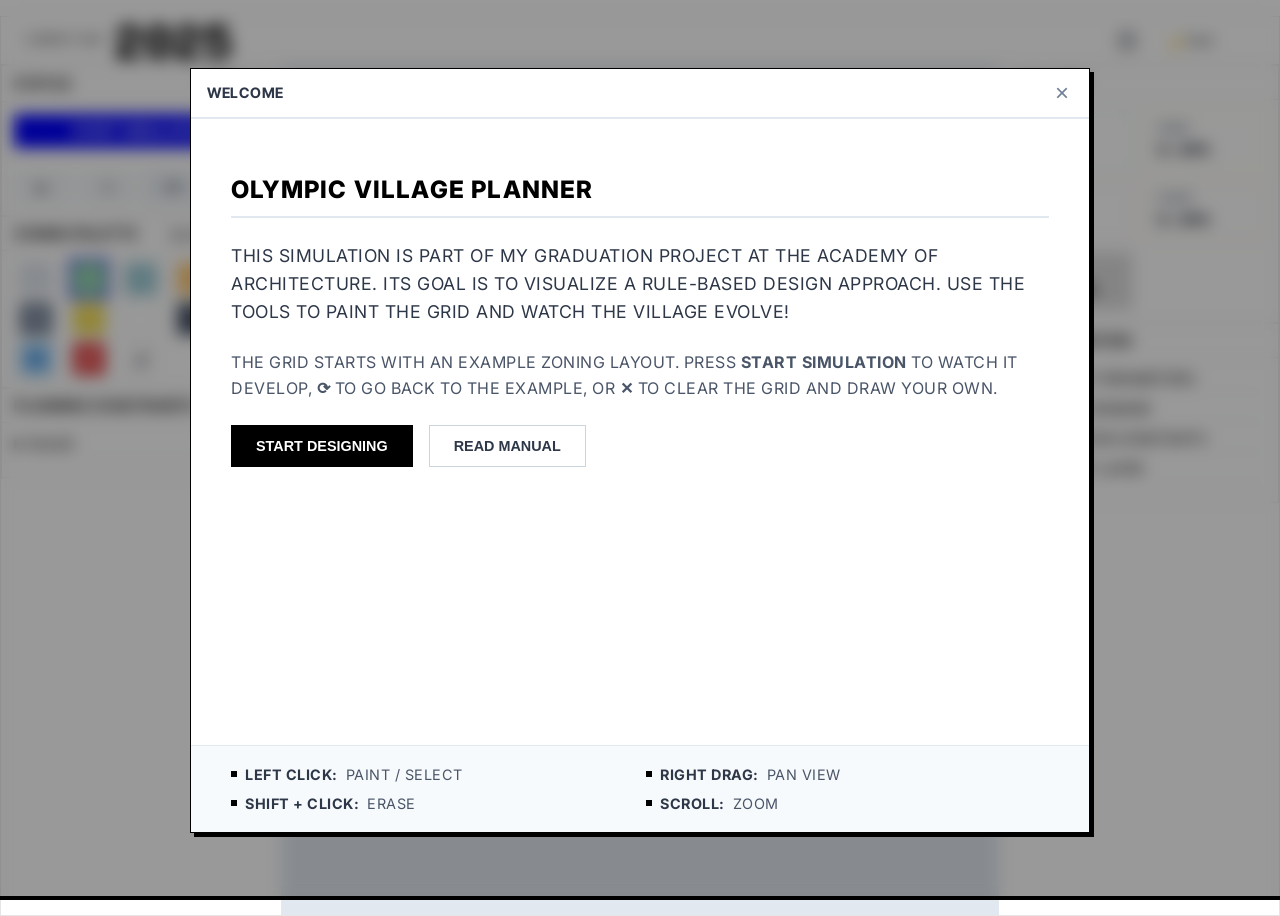
<file: index.html>
<!DOCTYPE html>
<html lang="en">

<head>
    <meta charset="UTF-8">
    <meta name="viewport" content="width=device-width, initial-scale=1.0, maximum-scale=1.0, user-scalable=no">
    <link rel="icon" type="image/png" href="favicon.png">
    <style>
        .canvas-overlay-btn {
            background: white;
            border: 1px solid #ddd;
            border-radius: 8px;
            width: 40px;
            height: 40px;
            display: flex;
            align-items: center;
            justify-content: center;
            cursor: pointer;
            box-shadow: 0 2px 4px rgba(0, 0, 0, 0.1);
            color: #4a5568;
            transition: all 0.2s;
        }

        .canvas-overlay-btn:hover {
            background: #f7fafc;
            transform: scale(1.05);
            color: #2d3748;
        }

        .canvas-overlay-btn.active {
            background: #4299e1;
            color: white;
            border-color: #3182ce;
        }

        .reset-view-btn {
            position: absolute;
            top: 20px;
            right: 20px;
            z-index: 90;
        }

        .canvas-controls-left {
            position: absolute;
            top: 20px;
            left: 20px;
            z-index: 100;
            display: flex;
            gap: 10px;
        }

        /* Settings Menu Styles */
        .settings-container {
            position: relative;
            display: inline-block;
        }

        .settings-btn {
            width: 38px;
            /* Square button */
            height: 38px;
            padding: 0 !important;
            display: flex;
            align-items: center;
            justify-content: center;
        }

        .settings-menu {
            position: absolute;
            top: calc(100% + 8px);
            right: 0;
            background: white;
            border: 1px solid #e2e8f0;
            border-radius: 8px;
            box-shadow: 0 4px 6px -1px rgba(0, 0, 0, 0.1), 0 2px 4px -1px rgba(0, 0, 0, 0.06);
            width: 240px;
            padding: 12px;
            z-index: 1000;
            color: #2d3748;
            opacity: 0;
            visibility: hidden;
            transform: translateY(-10px);
            transition: all 0.2s ease;
        }

        .settings-menu.visible {
            opacity: 1;
            visibility: visible;
            transform: translateY(0);
        }

        .settings-menu label {
            display: flex;
            align-items: center;
            gap: 10px;
            cursor: pointer;
            font-size: 0.9rem;
            font-weight: 500;
            user-select: none;
        }

        .settings-menu input[type="checkbox"] {
            width: 16px;
            height: 16px;
            accent-color: #4299e1;
        }

        /* Export Menu Specifics */
        .export-section {
            margin-bottom: 12px;
            padding-bottom: 12px;
            border-bottom: 1px solid #edf2f7;
        }

        .export-section:last-child {
            margin-bottom: 0;
            padding-bottom: 0;
            border-bottom: none;
        }

        .section-title {
            font-size: 0.8rem;
            color: #718096;
            margin-bottom: 6px;
            font-weight: 600;
            text-transform: uppercase;
        }

        .radio-group {
            display: flex;
            gap: 12px;
            flex-wrap: wrap;
        }

        .radio-group label {
            font-size: 0.9rem;
            color: #2d3748;
        }

        .radio-group input[type="radio"] {
            accent-color: #4299e1;
        }

        /* Ensure menus are above canvas controls */
        .settings-menu {
            z-index: 2000;
            /* Higher than canvas controls */
        }

        .action-buttons {
            display: flex;
            gap: 8px;
        }

        .btn-primary.small {
            padding: 6px 12px;
            font-size: 0.85rem;
            flex: 1;
        }

        /* INSPECTOR CARD */
        .inspector-card {
            position: fixed;
            width: 220px;
            /* narrowed */
            background: white;
            border: 2px solid #000;
            box-shadow: 4px 4px 0px rgba(0, 0, 0, 0.2);
            z-index: 5000;
            font-family: 'Inter Tight', sans-serif;
            display: none;
            pointer-events: auto;
        }

        .inspector-header {
            background: white;
            padding: 8px 12px;
            /* reduced padding */
            border-bottom: 2px solid #E5E5E5;
            display: flex;
            justify-content: space-between;
            align-items: center;
            font-weight: 700;
            font-size: 0.85rem;
            letter-spacing: 0.05em;
        }

        .close-btn {
            background: none;
            border: none;
            font-size: 1.1rem;
            cursor: pointer;
            color: #999;
            line-height: 1;
        }

        .close-btn:hover {
            color: black;
        }

        .inspector-content {
            padding: 10px 12px;
            /* reduced padding */
            display: flex;
            flex-direction: column;
            gap: 4px;
            /* reduced gap */
        }

        .inspector-row {
            display: flex;
            justify-content: space-between;
            align-items: baseline;
            font-size: 0.8rem;
            /* smaller font */
            line-height: 1.3;
        }

        .inspector-label {
            color: #888;
            font-weight: 600;
            text-transform: uppercase;
            font-size: 0.7rem;
        }

        .inspector-value {
            color: black;
            font-weight: 700;
            text-align: right;
            font-family: 'Space Mono', monospace;
            font-size: 0.8rem;
        }

        .inspector-separator {
            height: 1px;
            border-top: 1px dashed #CCC;
            margin: 4px 0;
        }

        .inspector-section-title {
            color: #AAA;
            font-size: 0.7rem;
            font-weight: 700;
            margin-top: 6px;
            text-transform: uppercase;
            letter-spacing: 0.05em;
            margin-bottom: 2px;
        }

        .val-good {
            color: #27AE60;
        }

        .val-bad {
            color: #EB5757;
        }

        .val-blue {
            color: #2F80ED;
        }

        /* Blue (Tree Donation) */
    </style>
    <title>Olympic Village Planner</title>
    <!-- Using Inter font for professional look -->
    <link rel="stylesheet" href="https://fonts.googleapis.com/css2?family=Inter:wght@400;500;600;700&display=swap">
    <link rel="stylesheet" href="style.css?v=expo1">
    <style>
        /* CRITICAL: Enforce View Transitions override */
        .canvas-container {
            position: relative;
            overflow: hidden !important;
            display: flex;
            flex-direction: column;
            flex: 1;
            background-color: #E2E8F0;
            /* Darker Slate-200 */
        }

        .canvas-wrapper {
            position: absolute !important;
            top: 0;
            left: 0;
            width: 100%;
            height: 100%;
            transition: transform 0.8s cubic-bezier(0.25, 0.8, 0.25, 1);
            /* Ensure solid bg */
            background-color: #E2E8F0;
            display: flex !important;
            flex-direction: column;
        }

        #grid-view {
            z-index: 10;
            transform: translateY(0);
        }

        #graph-view {
            z-index: 20;
            transform: translateY(-100%);
            padding-top: 80px;
            /* Float underneath tab buttons */
        }

        /* Active State */
        .canvas-container.view-analytics #grid-view {
            transform: translateY(100%) !important;
        }

        .canvas-container.view-analytics #graph-view {
            transform: translateY(0) !important;
        }

        /* FIXED: Ensure Tab Bar sits on top of the transition layers */
        .tab-bar {
            position: absolute;
            top: 20px;
            left: 50%;
            transform: translateX(-50%);
            z-index: 100 !important;
        }

        /* FIXED: Ensure Tab Bar sits on top of the transition layers */
        .tab-bar {
            position: absolute;
            top: 20px;
            left: 50%;
            transform: translateX(-50%);
            z-index: 100 !important;
        }

        /* --- MODAL SYSTEM --- */
        .modal-overlay {
            position: fixed;
            top: 0;
            left: 0;
            width: 100%;
            height: 100%;
            background: rgba(0, 0, 0, 0.4);
            backdrop-filter: blur(8px);
            z-index: 9999;
            display: none;
            justify-content: center;
            align-items: center;
            opacity: 0;
            transition: opacity 0.3s ease;
        }

        .modal-overlay.active {
            display: flex;
            opacity: 1;
        }

        .modal-window {
            background: #ffffff;
            width: 90%;
            max-width: 900px;
            height: 85vh;
            border-radius: 0;
            /* SHARP CORNERS */
            box-shadow: 4px 4px 0px 0px rgba(0, 0, 0, 1);
            /* HARD SHADOW */
            display: flex;
            flex-direction: column;
            overflow: hidden;
            border: 1px solid #000000;
            /* SHARP BORDER */
            transform: scale(0.95);
            transition: transform 0.3s cubic-bezier(0.175, 0.885, 0.32, 1.275);
        }

        .modal-overlay.active .modal-window {
            transform: scale(1);
        }

        .modal-header {
            padding: 12px 16px;
            border-bottom: 2px solid #E2E8F0;
            /* THICKER BORDER */
            display: flex;
            justify-content: space-between;
            align-items: center;
            background: #ffffff;
            /* WHITE BCK */
        }

        .modal-title {
            font-family: var(--font-main);
            font-weight: 700;
            font-size: 0.9rem;
            text-transform: uppercase;
            /* UPPERCASE */
            letter-spacing: 0.05em;
            color: #2d3748;
        }

        .modal-close {
            background: none;
            border: none;
            font-size: 1.5rem;
            color: #718096;
            cursor: pointer;
            transition: color 0.2s;
            line-height: 1;
            padding: 0 4px;
        }

        .modal-close:hover {
            color: #000000;
            /* BLACK ON HOVER */
        }

        .modal-close:hover {
            color: #e53e3e;
        }

        .modal-body {
            flex: 1;
            overflow: hidden;
            position: relative;
            background: #fff;
        }

        iframe.modal-frame {
            width: 100%;
            height: 100%;
            border: none;
            display: block;
        }

        /* Dark Mode for Modal */
        body.dark-mode .modal-window {
            background: #1a202c;
            border-color: #2d3748;
        }

        body.dark-mode .modal-header {
            background: #2d3748;
            border-bottom-color: #4a5568;
        }

        body.dark-mode .modal-title {
            color: #f7fafc;
        }
    </style>
</head>

<body>
    <div class="marquee-container">
        <div class="marquee-content">
            PLANNING CONSTRAINTS: INDUSTRIAL BUFFER: ACTIVE /// ROOF GARDENS: CHECKED /// DIVERSITY SCORE: OPTIMAL ///
            ZONING COMPLIANCE: 100% /// NEO-SWISS BLUEPRINT: ONLINE
        </div>
    </div>

    <div class="app-layout">
        <!-- TOP NAVIGATION BAR -->
        <nav class="app-topbar">
            <div class="brand">
                <div class="status-label" style="font-size: 10px; margin-bottom: 4px;">CURRENT YEAR</div>
                <div id="date-display" class="status-value" style="font-size: 3rem; line-height: 1;">2025</div>
            </div>

            <div class="topbar-status">
                <!-- Year moved to top-left -->
            </div>

            <div class="topbar-actions">
                <button id="helpBtn" class="btn-secondary settings-btn" data-info="Open User Manual">
                    <!-- Question Mark Icon -->
                    <svg width="20" height="20" viewBox="0 0 24 24" fill="none" stroke="currentColor" stroke-width="2"
                        stroke-linecap="round" stroke-linejoin="round">
                        <circle cx="12" cy="12" r="10"></circle>
                        <path d="M9.09 9a3 3 0 0 1 5.83 1c0 2-3 3-3 3"></path>
                        <line x1="12" y1="17" x2="12.01" y2="17"></line>
                    </svg>
                </button>
                <button id="darkModeToggle" class="btn-secondary"
                    data-info="Switch between Day and Night presentation modes.">🌙
                    Dark</button>
                <button id="saveLayout" class="btn-secondary"
                    data-info="Export current zoning configuration to a JSON file.">Save Layout</button>
                <button id="loadLayoutBtn" class="btn-secondary"
                    data-info="Import a zoning configuration from a JSON file.">Load
                    Layout</button>

                <div class="settings-container">
                    <button id="exportBtn" class="btn-secondary settings-btn" data-info="Export Simulation Image">
                        <!-- Camera Icon -->
                        <svg width="20" height="20" viewBox="0 0 24 24" fill="none" stroke="currentColor"
                            stroke-width="2" stroke-linecap="round" stroke-linejoin="round">
                            <path d="M23 19a2 2 0 0 1-2 2H3a2 2 0 0 1-2-2V8a2 2 0 0 1 2-2h4l2-3h6l2 3h4a2 2 0 0 1 2 2z">
                            </path>
                            <circle cx="12" cy="13" r="4"></circle>
                        </svg>
                    </button>
                    <div id="exportMenu" class="settings-menu" style="width: 280px;">
                        <div class="export-section">
                            <div class="section-title">Resolution</div>
                            <div class="radio-group">
                                <label><input type="radio" name="exportRes" value="1" checked> 1x</label>
                                <label><input type="radio" name="exportRes" value="2"> 2x (HD)</label>
                                <label><input type="radio" name="exportRes" value="4"> 4x (Print)</label>
                                <label><input type="radio" name="exportRes" value="8"> 8x (A0 Lite)</label>
                                <label><input type="radio" name="exportRes" value="10"> 10x (A0 Poster)</label>
                                <label><input type="radio" name="exportRes" value="tile4"> 4-tile A0 Max (4 files)</label>
                            </div>
                        </div>
                        <div class="export-section">
                            <div class="section-title">Format</div>
                            <div class="radio-group">
                                <label><input type="radio" name="exportFmt" value="image/jpeg" checked> JPG</label>
                                <label><input type="radio" name="exportFmt" value="image/png"> PNG</label>
                            </div>
                        </div>
                        <div class="export-section">
                            <div class="section-title">View Scope</div>
                            <div class="action-buttons">
                                <button id="expCurrentView" class="btn-primary small">Current View</button>
                                <button id="expEntireMap" class="btn-primary small">Entire Map</button>
                            </div>
                        </div>
                    </div>
                </div>

                <div class="settings-container">
                    <button id="settingsBtn" class="btn-secondary settings-btn" data-info="Application Settings">
                        <!-- Wrench Icon -->
                        <svg width="20" height="20" viewBox="0 0 24 24" fill="none" stroke="currentColor"
                            stroke-width="2" stroke-linecap="round" stroke-linejoin="round">
                            <path
                                d="M14.7 6.3a1 1 0 0 0 0 1.4l1.6 1.6a1 1 0 0 0 1.4 0l3.77-3.77a6 6 0 0 1-7.94 7.94l-6.91 6.91a2.12 2.12 0 0 1-3-3l6.91-6.91a6 6 0 0 1 7.94-7.94l-3.76 3.76z">
                            </path>
                        </svg>
                    </button>
                    <div id="settingsMenu" class="settings-menu">
                        <label title="Grid dimensions (columns × rows). Change restarts simulation."
                            style="justify-content: space-between; cursor: default;">
                            <span>Grid Size</span>
                            <span style="display: flex; gap: 4px; align-items: center;">
                                <input type="number" id="gridColsInput" min="5" value="30"
                                    style="width: 50px; padding: 4px; border: 1px solid #e2e8f0; border-radius: 4px; text-align: center;">
                                <span style="font-size: 0.8rem; color: #718096;">&times;</span>
                                <input type="number" id="gridRowsInput" min="5" value="30"
                                    style="width: 50px; padding: 4px; border: 1px solid #e2e8f0; border-radius: 4px; text-align: center;">
                            </span>
                        </label>
                        <div style="font-size: 0.7rem; color: #718096; margin-top: 2px; text-align: right;">
                            Change to restart sim
                        </div>
                        <div style="margin-top: 12px; border-top: 1px solid #edf2f7; padding-top: 12px;">
                            <label style="justify-content: space-between; cursor: default;">
                                <span>Data Export</span>
                                <button id="exportBlenderBtn" class="btn-secondary"
                                    style="padding: 4px 8px; font-size: 0.8rem;"
                                    data-info="Export current simplified simulation state to JSON for Blender import.">
                                    Export .JSON
                                </button>
                            </label>
                        </div>
                        <div style="margin-top: 12px; border-top: 1px solid #edf2f7; padding-top: 12px;">
                            <label
                                title="Controls how pixel size scales with zoom. Lower = More Detail, Higher = Chunkier."
                                style="justify-content: space-between;">
                                <span>Pixel Detail Factor</span>
                                <input type="number" id="pixelExponentInput" min="0.1" max="5.0" step="0.05" value="3.0"
                                    style="width: 60px; padding: 4px; border: 1px solid #e2e8f0; border-radius: 4px;">
                            </label>
                        </div>
                        <div style="margin-top: 12px; border-top: 1px solid #edf2f7; padding-top: 12px;">
                            <label title="Seed for the random number generator. Same seed = same simulation result."
                                style="justify-content: space-between;">
                                <span>Simulation Seed</span>
                                <input type="number" id="seedInput"
                                    style="width: 80px; padding: 4px; border: 1px solid #e2e8f0; border-radius: 4px;">
                            </label>
                            <div style="font-size: 0.7rem; color: #718096; margin-top: 4px; text-align: right;">
                                Change to restart sim
                            </div>
                        </div>
                        <div style="margin-top: 12px; border-top: 1px solid #edf2f7; padding-top: 12px;">
                            <label
                                title="Uses deterministic coordinate-based randomness (Spatial Hashing) for consistent scenario testing. Avoids Butterfly Effect."
                                style="justify-content: space-between;">
                                <span>Spatial Seed Mode</span>
                                <input type="checkbox" id="spatialHashToggle" checked>
                            </label>
                            <div style="font-size: 0.7rem; color: #718096; margin-top: 2px;">
                                Consistent randomness per plot
                            </div>
                        </div>
                        <div style="margin-top: 12px; border-top: 1px solid #edf2f7; padding-top: 12px;">
                            <label title="Simplify rendering when zoomed out for better performance on large grids."
                                style="justify-content: space-between;">
                                <span>Level of Detail</span>
                                <input type="checkbox" id="lodToggle" checked>
                            </label>
                            <div style="font-size: 0.7rem; color: #718096; margin-top: 2px;">
                                Simplify objects when zoomed out
                            </div>
                        </div>
                    </div>
                </div>
                <input type="file" id="layoutFile" accept=".json" style="display:none">
            </div>
        </nav>

        <!-- MAIN LAYOUT -->
        <div class="app-body">

            <!-- LEFT SIDEBAR: TOOLS & CONTROLS -->
            <aside class="sidebar-left">

                <div class="card">
                    <div class="card-header"
                        style="display: flex; justify-content: space-between; align-items: center;">
                        <h2 style="margin: 0;">Status</h2>
                        <span id="sim-status-text"
                            style="font-family: var(--font-data); font-size: 0.8rem; font-weight: bold;">READY ⏹</span>
                    </div>
                    <div class="card-body">
                        <button id="mode-toggle" class="btn-action full-width blueprint-cell"
                            data-info="Toggle between Layout Editor and Simulation Mode.">START SIMULATION</button>
                        <div class="button-group" style="margin-top: 12px;">
                            <button id="start-sim" class="btn-icon blueprint-cell" title="Play"
                                data-info="Resume simulation.">▶</button>
                            <button id="pause-sim" class="btn-icon blueprint-cell" title="Pause"
                                data-info="Pause simulation.">⏸</button>
                            <button id="reset-sim" class="btn-icon blueprint-cell" title="Reset"
                                data-info="Reset simulation.">⟳</button>
                        </div>
                    </div>
                </div>

                <!-- System Log Removed for Floating Tooltip -->

                <div class="card">
                    <div class="card-header">
                        <h2>Zoning Palette</h2>
                        <span class="shortcut-hint">Select to paint</span>
                    </div>
                    <div class="card-body">
                        <div id="palette" class="palette-grid"></div>
                    </div>
                </div>



                <div class="card">
                    <div class="card-header">
                        <h2>Planning Constraints</h2>
                    </div>
                    <div class="card-body">

                        <details class="config-section">
                            <summary style="margin-bottom: 8px; padding-bottom: 4px; border-bottom: 1px solid #edf2f7;">
                                Rules</summary>
                            <div class="section-content" style="padding-top: 8px;">
                                <label class="toggle-control"
                                    data-info="Workshops cannot spawn within a 2-tile radius of Existing Housing to prevent pollution.">
                                    <input type="checkbox" id="ruleWorkshopDistance" checked>
                                    <span class="toggle-label">Workshop Noise Buffer</span>
                                </label>
                                <label class="toggle-control"
                                    data-info="Sports facilities cannot spawn immediately adjacent (1 tile) to Existing Housing.">
                                    <input type="checkbox" id="ruleSportDistance" checked>
                                    <span class="toggle-label">Sport Noise Buffer</span>
                                </label>
                                <label class="toggle-control"
                                    data-info="New buildings are prohibited from spawning directly on Skeleton roads.">
                                    <input type="checkbox" id="ruleBuildingRoadConstraint" checked>
                                    <span class="toggle-label">Threshold Zone</span>
                                </label>

                                <label class="toggle-control"
                                    data-info="Farming plots are only permitted to spawn if their greenhouse structure can be oriented away from any directly adjacent Existing Housing.">
                                    <input type="checkbox" id="ruleFarmingNeighbor" checked>
                                    <span class="toggle-label">Build Threshold Zone</span>
                                </label>
                                <label class="toggle-control"
                                    data-info="Only Green/Park zones are allowed to spawn adjacent to the historic Aqueduct.">
                                    <input type="checkbox" id="ruleAqueductGreen" checked>
                                    <span class="toggle-label">Aqueduct Zone</span>
                                </label>
                                <label class="toggle-control"
                                    data-info="Non-Green plots donate their potential trees to adjacent Green zones, creating denser forests.">
                                    <input type="checkbox" id="ruleTreeDonation" checked>
                                    <span class="toggle-label">Tree Donation to Green Type</span>
                                </label>
                                <label class="toggle-control"
                                    data-info="Allow new plots to create doors on adjacent existing buildings (visual only).">
                                    <input type="checkbox" id="ruleDoorCreation" checked>
                                    <span class="toggle-label">Door to Plot</span>
                                </label>
                                <label class="toggle-control"
                                    data-info="Allow existing buildings to spawn roof gardens (green plots on top).">
                                    <input type="checkbox" id="ruleTopping" checked>
                                    <span class="toggle-label">Roof Gardens</span>
                                </label>
                                <label class="toggle-control"
                                    data-info="Workshops in Green Zones get a green roof and a decorative tree to blend in.">
                                    <input type="checkbox" id="ruleGreenZoneCompliance" checked>
                                    <span class="toggle-label">Green Zone Compliance</span>
                                </label>
                                <label class="toggle-control"
                                    data-info="Allow adjacent same-type plots to merge into larger combined buildings.">
                                    <input type="checkbox" id="ruleMerging" checked>
                                    <span class="toggle-label">Plot Merging</span>
                                </label>
                                <label class="toggle-control"
                                    data-info="60% of the village surface must remain unpaved. Once 40% is paved, only Green and Farming plots can appear.">
                                    <input type="checkbox" id="ruleGreenLung" checked>
                                    <span class="toggle-label">Green Lung</span>
                                </label>
                            </div>
                    </div>



            </aside>

            <!-- CANVAS AREA -->
            <main class="canvas-container">
                <!-- Wrapper for extra specificity -->
                <div id="blueprint-toolbar" class="canvas-controls-left">
                    <button id="toggleScoresBtn" class="canvas-overlay-btn" title="Show Suitability Metrics"
                        data-active="false" style="border-radius: 0 !important; width: 42px; height: 42px; padding: 0;">
                        <!-- Icon: Bar Chart / Text -->
                        <svg width="20" height="20" viewBox="0 0 24 24" fill="none" stroke="currentColor"
                            stroke-width="2">
                            <path d="M12 20V10M18 20V4M6 20v-4"></path>
                        </svg>
                    </button>
                    <button id="toggleHeatmapBtn" class="canvas-overlay-btn" title="Visualize Suitability Heatmap"
                        data-active="false" style="border-radius: 0 !important; width: 42px; height: 42px; padding: 0;">
                        <!-- Icon: Layers / Heatmap -->
                        <svg width="20" height="20" viewBox="0 0 24 24" fill="none" stroke="currentColor"
                            stroke-width="2">
                            <polygon points="12 2 2 7 12 12 22 7 12 2"></polygon>
                            <polyline points="2 17 12 22 22 17"></polyline>
                            <polyline points="2 12 12 17 22 12"></polyline>
                        </svg>
                    </button>
                    <button id="toggleShadowsBtn" class="canvas-overlay-btn active" title="Cast Shadows"
                        data-active="true" style="border-radius: 0 !important; width: 42px; height: 42px; padding: 0;">
                        <!-- Icon: Sun / Shadow -->
                        <svg width="20" height="20" viewBox="0 0 24 24" fill="none" stroke="currentColor"
                            stroke-width="2">
                            <circle cx="12" cy="12" r="5"></circle>
                            <line x1="12" y1="1" x2="12" y2="3"></line>
                            <line x1="12" y1="21" x2="12" y2="23"></line>
                            <line x1="4.22" y1="4.22" x2="5.64" y2="5.64"></line>
                            <line x1="18.36" y1="18.36" x2="19.78" y2="19.78"></line>
                            <line x1="1" y1="12" x2="3" y2="12"></line>
                            <line x1="21" y1="12" x2="23" y2="12"></line>
                            <line x1="4.22" y1="19.78" x2="5.64" y2="18.36"></line>
                            <line x1="18.36" y1="5.64" x2="19.78" y2="4.22"></line>
                        </svg>
                    </button>
                    <button id="toggleObjectsBtn" class="canvas-overlay-btn active" title="Show/Hide Buildings & Trees"
                        data-active="true" style="border-radius: 0 !important; width: 42px; height: 42px; padding: 0;">
                        <!-- Icon: Cube (representing 3D objects) -->
                        <svg width="20" height="20" viewBox="0 0 24 24" fill="none" stroke="currentColor"
                            stroke-width="2">
                            <path
                                d="M21 16V8a2 2 0 0 0-1-1.73l-7-4a2 2 0 0 0-2 0l-7 4A2 2 0 0 0 3 8v8a2 2 0 0 0 1 1.73l7 4a2 2 0 0 0 2 0l7-4A2 2 0 0 0 21 16z">
                            </path>
                            <polyline points="3.27 6.96 12 12.01 20.73 6.96"></polyline>
                            <line x1="12" y1="22.08" x2="12" y2="12"></line>
                        </svg>
                    </button>
                    <button id="togglePixelBtn" class="canvas-overlay-btn" title="Toggle Pixel Mode" data-active="false"
                        style="border-radius: 0 !important; width: 42px; height: 42px; padding: 0;">
                        <!-- Icon: Pixel Grid -->
                        <svg width="20" height="20" viewBox="0 0 24 24" fill="none" stroke="currentColor"
                            stroke-width="2">
                            <rect x="3" y="3" width="7" height="7"></rect>
                            <rect x="14" y="3" width="7" height="7"></rect>
                            <rect x="14" y="14" width="7" height="7"></rect>
                            <rect x="3" y="14" width="7" height="7"></rect>
                        </svg>
                    </button>
                </div>
                <button id="resetViewBtn" class="canvas-overlay-btn reset-view-btn" title="Center View"
                    style="border-radius: 0 !important; width: 42px; height: 42px; padding: 0;">
                    <svg width="24" height="24" viewBox="0 0 24 24" fill="none" stroke="currentColor" stroke-width="2">
                        <circle cx="12" cy="12" r="3"></circle>
                        <path d="M12 5V3M12 21v-2M5 12H3m18 0h-2"></path>
                    </svg>
                </button>
                <div class="tab-bar">
                    <button class="tab-btn active" id="tab-grid" data-info="View the active simulation grid.">Grid
                        View</button>
                    <button class="tab-btn" id="tab-graph"
                        data-info="View historical analytics timeline.">Analytics</button>
                    <div class="tab-indicator"></div>
                </div>
                <div class="canvas-wrapper" id="grid-view">
                    <canvas id="myCanvas" width="1800" height="1200"></canvas>
                </div>
                <div class="canvas-wrapper" id="graph-view" style="display: none;">
                    <div class="analytics-dashboard">
                        <!-- KPI Row 1: Top Metrics -->
                        <div class="kpi-card blueprint-cell" id="card-year" data-info="Current simulation time.">
                            <span class="kpi-label">Current Year</span>
                            <span class="kpi-value highlight" id="stat-year">2025</span>
                        </div>
                        <div class="kpi-card blueprint-cell" id="card-trees"
                            data-info="Current number of active trees in the simulation.">
                            <span class="kpi-label">Current Trees</span>
                            <span class="kpi-value" id="stat-trees">0</span>
                        </div>
                        <div class="kpi-card blueprint-cell" id="card-total-planted"
                            data-info="Cumulative number of trees planted throughout the simulation history.">
                            <span class="kpi-label">Total Planted</span>
                            <span class="kpi-value" id="stat-total-planted">0</span>
                        </div>
                        <div class="kpi-card blueprint-cell" id="card-participating"
                            data-info="Number of plots actively participating in the simulation. Excludes removed, excluded (NONE), Skeleton, Aqueduct, and Existing Building plots.">
                            <span class="kpi-label">Participating Plots</span>
                            <span class="kpi-value" id="stat-participating">0</span>
                        </div>
                        <div class="kpi-card blueprint-cell" id="card-paved"
                            data-info="Percentage of land covered by buildings or roads (Workshops, Sport, Infrastructure).">
                            <span class="kpi-label">Paved Surface</span>
                            <div class="kpi-content">
                                <span class="kpi-value" id="stat-paved">0.0%</span>
                                <span class="kpi-sub" style="color: var(--ui-accent);">Industry / Road</span>
                            </div>
                        </div>
                        <div class="kpi-card blueprint-cell" id="card-bio"
                            data-info="Percentage of land capable of absorbing water and supporting life (Parks, Farms).">
                            <span class="kpi-label">Bio-Permeable</span>
                            <div class="kpi-content">
                                <span class="kpi-value" id="stat-green">0.0%</span>
                                <span class="kpi-sub" style="color: #48BB78;">Green / Farm</span>
                            </div>
                        </div>

                        <!-- Graph Section -->
                        <div class="graph-container-inner" id="card-graph">
                            <div class="graph-header">
                                <span class="kpi-label">Composition Timeline</span>
                                <div class="legend-hint">100% Stacked Area</div>
                            </div>
                            <canvas id="graphCanvas" width="1800" height="900"></canvas>
                        </div>

                        <!-- Row 2: Squares and Merged -->
                        <div class="kpi-card square blueprint-cell" id="card-age"
                            data-info="Average age of all active buildings. High age indicates a stable, mature neighborhood.">
                            <span class="kpi-label">Avg. Building Age</span>
                            <span class="kpi-value" id="stat-age">0.0 Yrs</span>
                        </div>

                        <div class="kpi-card square blueprint-cell" id="card-doors"
                            data-info="Total number of active doors in the simulation.">
                            <span class="kpi-label">Door Count</span>
                            <span class="kpi-value" id="stat-doors">0</span>
                        </div>

                        <div class="kpi-card square blueprint-cell" id="card-diversity"
                            data-info="Diversity Score (0-100). Formula: (Entropy / 2) * 100. 'Entropy' (0-2) is calculated from the mix of Housing, Industry, Sports, and Greenery. It is 0 if only one type dominates, and reaches 2 if all four are present in equal amounts.">
                            <span class="kpi-label">Diversity Score</span>
                            <span class="kpi-value" id="stat-diversity">0</span>
                        </div>

                        <div class="kpi-card blueprint-cell" id="card-merged"
                            data-info="Percentage of Industry and Farm plots that have merged into larger cooperative structures.">
                            <span class="kpi-label">% Merged</span>
                            <div class="kpi-content">
                                <div
                                    style="display:flex; justify-content:space-between; width:100%; font-size:0.8rem; margin-bottom:0;">
                                    <span style="color:#718096">Workshop:</span>
                                    <span id="stat-merged-workshop" style="font-weight:700">0%</span>
                                </div>
                                <div
                                    style="display:flex; justify-content:space-between; width:100%; font-size:0.8rem; margin-bottom:0;">
                                    <span style="color:#718096">Farming:</span>
                                    <span id="stat-merged-farming" style="font-weight:700">0%</span>
                                </div>
                                <div
                                    style="display:flex; justify-content:space-between; width:100%; font-size:0.8rem; margin-bottom:0;">
                                    <span style="color:#718096">Green:</span>
                                    <span id="stat-merged-green" style="font-weight:700">0%</span>
                                </div>
                                <div style="display:flex; justify-content:space-between; width:100%; font-size:0.8rem;">
                                    <span style="color:#718096">Sports:</span>
                                    <span id="stat-merged-sport" style="font-weight:700">0%</span>
                                </div>
                            </div>
                        </div>
                    </div>
                </div>
                <div id="progress-bar-container">
                    <div id="progress-bar"></div>
                </div>
            </main>

            <!-- RIGHT SIDEBAR: ANALYSIS & CONFIG -->
            <aside class="sidebar-right">

                <div class="card">
                    <div class="card-header">
                        <h2>Analysis</h2>
                    </div>
                    <div class="card-body stats-grid">
                        <div class="stat-pill green">
                            <span class="label">Green</span>
                            <span id="green-percentage" class="value">0.00%</span>
                        </div>
                        <div class="stat-pill farm">
                            <span class="label">Farm</span>
                            <span id="farming-percentage" class="value">0.00%</span>
                        </div>
                        <div class="stat-pill sport">
                            <span class="label">Sport</span>
                            <span id="sport-percentage" class="value">0.00%</span>
                        </div>
                        <div class="stat-pill workshop">
                            <span class="label">Work</span>
                            <span id="workshop-percentage" class="value">0.00%</span>
                        </div>
                        <div class="stat-pill void">
                            <span class="label">Void</span>
                            <span id="empty-percentage" class="value">100%</span>
                        </div>
                    </div>
                </div>

                <div class="card scrollable-card">
                    <div class="card-header">
                        <h2>Configuration</h2>
                    </div>
                    <div class="card-body">

                        <!-- Stability Parameters -->
                        <details class="config-section">
                            <summary style="margin-bottom: 8px; padding-bottom: 4px; border-bottom: 1px solid #edf2f7;">
                                STABILITY PARAMETERS</summary>
                            <div class="section-content" style="padding-top: 8px;">
                                <div class="param-group"
                                    data-info="Sets the Suitability Score visual threshold for Green Zones. Does NOT affect attrition/decay.">
                                    <div class="param-header">
                                        <label>Green (Base)</label>
                                        <span id="baseScoreGreenValue">1.0</span>
                                    </div>
                                    <input type="range" id="baseScoreGreen" min="0" max="3" step="0.1" value="1.0"
                                        class="slider">
                                </div>

                                <div class="param-group"
                                    data-info="Sets the Suitability Score visual threshold for Agriculture. Does NOT affect attrition/decay.">
                                    <div class="param-header">
                                        <label>Farm (Base)</label>
                                        <span id="baseScoreFarmingValue">1.0</span>
                                    </div>
                                    <input type="range" id="baseScoreFarming" min="0" max="3" step="0.1" value="1.0"
                                        class="slider">
                                </div>

                                <div class="param-group"
                                    data-info="Sets the Suitability Score visual threshold for Sports. Does NOT affect attrition/decay.">
                                    <div class="param-header">
                                        <label>Sport (Base)</label>
                                        <span id="baseScoreSportValue">1.0</span>
                                    </div>
                                    <input type="range" id="baseScoreSport" min="0" max="3" step="0.1" value="1.0"
                                        class="slider">
                                </div>

                                <div class="param-group"
                                    data-info="Sets the Suitability Score visual threshold for Industry. Does NOT affect attrition/decay.">
                                    <div class="param-header">
                                        <label>Work (Base)</label>
                                        <span id="baseScoreWorkshopValue">1.0</span>
                                    </div>
                                    <input type="range" id="baseScoreWorkshop" min="0" max="3" step="0.1" value="1.0"
                                        class="slider">
                                </div>
                            </div>
                        </details>

                        <!-- Market Demand -->
                        <details class="config-section">
                            <summary style="margin-bottom: 8px; padding-bottom: 4px; border-bottom: 1px solid #edf2f7;">
                                MARKET DEMAND</summary>
                            <div class="section-content" style="padding-top: 8px;">
                                <div class="param-group" data-info="Base chance for GREEN plots (Parks) to spawn.">
                                    <div class="param-header">
                                        <label>Green Space</label>
                                        <span id="greenSpawnRateValue">1%</span>
                                    </div>
                                    <input type="range" id="greenSpawnRate" min="0" max="50" step="1" value="1"
                                        class="slider">
                                </div>

                                <div class="param-group" data-info="Base chance for FARMING plots to spawn.">
                                    <div class="param-header">
                                        <label>Agriculture</label>
                                        <span id="farmingSpawnRateValue">1%</span>
                                    </div>
                                    <input type="range" id="farmingSpawnRate" min="0" max="50" step="1" value="1"
                                        class="slider">
                                </div>

                                <div class="param-group" data-info="Base chance for SPORT plots to spawn.">
                                    <div class="param-header">
                                        <label>Sports</label>
                                        <span id="sportSpawnRateValue">1%</span>
                                    </div>
                                    <input type="range" id="sportSpawnRate" min="0" max="50" step="1" value="1"
                                        class="slider">
                                </div>

                                <div class="param-group" data-info="Base chance for WORKSHOP plots to spawn.">
                                    <div class="param-header">
                                        <label>Production</label>
                                        <span id="workshopSpawnRateValue">1%</span>
                                    </div>
                                    <input type="range" id="workshopSpawnRate" min="0" max="50" step="1" value="1"
                                        class="slider">
                                </div>
                            </div>
                        </details>

                        <!-- Simulation Constants -->
                        <details class="config-section">
                            <summary style="margin-bottom: 8px; padding-bottom: 4px; border-bottom: 1px solid #edf2f7;">
                                SIMULATION CONSTANTS</summary>
                            <div class="section-content" style="padding-top: 8px;">
                                <div class="param-group" data-info="Duration of each simulation cycle in milliseconds.">
                                    <div class="param-header">
                                        <label>Time Scale (ms)</label>
                                        <span id="tickSpeedValue">1000</span>
                                    </div>
                                    <input type="range" id="tickSpeed" min="0" max="9" step="1" value="3"
                                        class="slider">
                                </div>

                                <div class="param-group"
                                    data-info="Factor determining how strictly development adheres to designated zones.">
                                    <div class="param-header">
                                        <label>Zoning Compliance</label>
                                        <span id="zoneInfluenceValue">0.20</span>
                                    </div>
                                    <input type="range" id="zoneInfluence" min="0" max="50" value="20" class="slider">
                                </div>

                                <div class="param-group"
                                    data-info="Benefit derived from proximity to compatible functions.">
                                    <div class="param-header">
                                        <label>Proximity Bonus</label>
                                        <span id="synergyBonusValue">0.10</span>
                                    </div>
                                    <input type="range" id="synergyBonus" min="0" max="30" value="10" class="slider">
                                </div>

                                <div class="param-group"
                                    data-info="Probability increase for Industrial development near infrastructure.">
                                    <div class="param-header">
                                        <label>Infrastructure Weight</label>
                                        <span id="roadBonusValue">0.10</span>
                                    </div>
                                    <input type="range" id="roadBonus" min="0" max="50" value="10" class="slider">
                                </div>

                                <div class="param-group"
                                    data-info="Probability of a building becoming vacant or obsolete per cycle.">
                                    <div class="param-header">
                                        <label>Attrition Rate</label>
                                        <span id="decayChanceValue">0.03</span>
                                    </div>
                                    <input type="range" id="decayChance" min="0" max="10" value="3" class="slider">
                                </div>

                                <div class="param-group"
                                    data-info="Years before a building's suitability is re-checked.">
                                    <div class="param-header">
                                        <label>Maturity Age (Years)</label>
                                        <span id="reEvaluationAgeValue">10</span>
                                    </div>
                                    <input type="range" id="reEvaluationAge" min="1" max="20" value="10" class="slider">
                                </div>

                                <div class="param-group" data-info="Minimum age for a Farm plot to consider merging.">
                                    <div class="param-header">
                                        <label>Merge Age</label>
                                        <span id="farmingMergeAgeValue">5</span>
                                    </div>
                                    <input type="range" id="farmingMergeAge" min="1" max="50" value="5" class="slider">
                                </div>

                                <div class="param-group" data-info="Chance per tick for eligible plots to merge.">
                                    <div class="param-header">
                                        <label>Merge Chance</label>
                                        <span id="farmingMergeChanceValue">1%</span>
                                    </div>
                                    <input type="range" id="farmingMergeChance" min="0" max="100" value="1"
                                        class="slider">
                                </div>

                                <div class="param-group"
                                    data-info="Chance for a new plot to create a door on adjacent existing building.">
                                    <div class="param-header">
                                        <label>Door Chance</label>
                                        <span id="doorChanceValue">25%</span>
                                    </div>
                                    <input type="range" id="doorChance" min="0" max="100" value="25" class="slider">
                                </div>

                                <div class="param-group"
                                    data-info="Chance per tick for an eligible existing building to spawn a roof garden.">
                                    <div class="param-header">
                                        <label>Topping Chance</label>
                                        <span id="toppingChanceValue">1%</span>
                                    </div>
                                    <input type="range" id="toppingChance" min="0" max="100" value="1" class="slider">
                                </div>
                            </div>
                        </details>

                        <!-- Context Layer -->
                        <details class="config-section">
                            <summary style="margin-bottom: 8px; padding-bottom: 4px; border-bottom: 1px solid #edf2f7;">
                                CONTEXT LAYER</summary>
                            <div class="section-content" style="padding-top: 8px;">
                                <input type="file" id="imageUpload" accept="image/*" class="file-input"
                                    data-info="Upload an image to use as an underlay for the simulation.">

                                <div class="param-group compact"
                                    data-info="Adjust the transparency of the background image.">
                                    <div class="param-header">
                                        <label>Opacity</label>
                                        <span id="imageOpacityValue">0.50</span>
                                    </div>
                                    <input type="range" id="imageOpacity" min="0" max="100" value="50" class="slider">
                                </div>
                                <div class="param-group compact"
                                    data-info="Offset the background image position (X / Y).">
                                    <div class="param-header">
                                        <label>Position X/Y</label>
                                        <div><span id="imageOffsetXValue">0</span> / <span
                                                id="imageOffsetYValue">0</span>
                                        </div>
                                    </div>
                                    <div class="dual-inputs">
                                        <input type="range" id="imageOffsetX" min="-500" max="500" value="0"
                                            class="slider">
                                        <input type="range" id="imageOffsetY" min="-500" max="500" value="0"
                                            class="slider">
                                    </div>
                                </div>
                                <div class="param-group compact" data-info="Scale the background image size (X / Y).">
                                    <div class="param-header">
                                        <label>Scale X/Y</label>
                                        <div><span id="imageScaleXValue">1.00</span> / <span
                                                id="imageScaleYValue">1.00</span>
                                        </div>
                                    </div>
                                    <div class="dual-inputs">
                                        <input type="range" id="imageScaleX" min="10" max="200" value="100"
                                            class="slider">
                                        <input type="range" id="imageScaleY" min="10" max="200" value="100"
                                            class="slider">
                                    </div>
                                </div>
                            </div>
                        </details>

                    </div>

            </aside>

        </div>
    </div>

    <div id="year-progress-container"
        style="position: fixed; bottom: 0; left: 0; width: 100%; height: 4px; background: #000; z-index: 2147483647; pointer-events: none;">
        <div id="year-progress-bar"
            style="width: 1%; height: 100%; background: #48BB78; transition: width 0.1s linear;"></div>
    </div>

    <div id="floating-tooltip" class="floating-tooltip"></div>

    <!-- MAIN MODAL CONTAINER -->
    <div id="app-modal" class="modal-overlay">
        <div class="modal-window">
            <div class="modal-header">
                <div class="modal-title" id="modal-title">User Manual</div>
                <button class="modal-close" id="modal-close-btn">×</button>
            </div>
            <div class="modal-body" id="modal-body">
                <!-- Content Injected Here -->
            </div>
        </div>
    </div>

    <!-- PixiJS v7 (Local) -->
    <script src="pixi.min.js"></script>
    <script>
        // Critical Fix: pixi-viewport UMD expects 'pixi_js', but PixiJS exposes 'PIXI'
        window.pixi_js = window.PIXI;
    </script>
    <script src="viewport.js"></script>
    <script>
        // Compatibility Shim: Locate the Viewport constructor
        if (typeof pixi_viewport === 'undefined') {
            window.pixi_viewport = {};
        }

        // Helper to find the correct class
        function findViewportClass() {
            // 1. Check if it attached to pixi_viewport global (Standard UMD behavior now that pixi_js alias works)
            if (window.pixi_viewport && window.pixi_viewport.Viewport) {
                return window.pixi_viewport.Viewport;
            }
            // 2. Check if it attached to PIXI namespace
            if (typeof PIXI !== 'undefined' && PIXI.Viewport) {
                return PIXI.Viewport;
            }
            // 3. Fallback check for global Viewport class (if not native)
            if (typeof Viewport === 'function' && Viewport.prototype && Viewport.prototype.drag) {
                return Viewport;
            }
            return null;
        }

        const ViewportClass = findViewportClass();
        if (ViewportClass) {
            window.pixi_viewport.Viewport = ViewportClass;
            console.log("Pixi-Viewport shim: Found constructor", ViewportClass);
        } else {
            console.error("Pixi-Viewport shim: Could not find Viewport constructor!");
        }
    </script>

    <!-- EMERGENCY STYLE OVERRIDE FOR START BUTTON -->
    <style>
        /* Force Start Button Hover State */
        #mode-toggle {
            border: 1px solid transparent !important;
            /* Reserve space for border */
        }

        #mode-toggle:hover {
            background-color: #FFFFFF !important;
            color: #000000 !important;
            border: 1px solid #000000 !important;
        }

        /* Ensure text children are also black */
        #mode-toggle:hover * {
            color: #000000 !important;
        }
    </style>
    <div id="inspector-card" class="inspector-card" style="display: none;">
        <div class="inspector-header">
            <span id="inspector-title">Plot Info</span>
            <button id="close-inspector" class="close-btn">×</button>
        </div>
        <div class="inspector-content" id="inspector-content">
            <!-- Content will be injected here -->
        </div>
    </div>

    <style>
        .inspector-card {
            position: fixed;
            background: white;
            border: 1px solid black;
            border-radius: 0;
            padding: 12px;
            width: 280px;
            z-index: 5000;
            /* On top of everything */
            box-shadow: 4px 4px 0px 0px rgba(0, 0, 0, 1);
            font-family: 'Inter', sans-serif;
            pointer-events: auto;
        }

        .dark-mode .inspector-card {
            background: #2D3748;
            border-color: #A0AEC0;
            color: #E2E8F0;
        }

        .inspector-header {
            display: flex;
            justify-content: space-between;
            align-items: center;
            margin-bottom: 8px;
            border-bottom: 2px solid #E2E8F0;
            padding-bottom: 8px;
        }

        .dark-mode .inspector-header {
            border-color: #4A5568;
        }

        #inspector-title {
            font-weight: 700;
            text-transform: uppercase;
            font-size: 0.9rem;
        }

        .close-btn {
            background: none;
            border: none;
            cursor: pointer;
            font-size: 1.2rem;
            line-height: 1;
            padding: 0 4px;
            color: #718096;
        }

        .close-btn:hover {
            color: #000;
        }

        .inspector-row {
            display: flex;
            justify-content: space-between;
            margin-bottom: 6px;
            font-size: 0.85rem;
        }

        .inspector-label {
            color: #718096;
            font-weight: 500;
        }

        .dark-mode .inspector-label {
            color: #A0AEC0;
        }

        .inspector-value {
            font-weight: 600;
            text-align: right;
        }

        .inspector-section {
            margin-top: 10px;
            padding-top: 6px;
            border-top: 1px dashed #E2E8F0;
        }

        .dark-mode .inspector-section {
            border-color: #4A5568;
        }

        .inspector-section-title {
            font-size: 0.75rem;
            text-transform: uppercase;
            color: #A0AEC0;
            margin-bottom: 4px;
            font-weight: 700;
        }
    </style>
    <script src="drawing_helpers.js?v=expo1"></script>
    <script src="expo_layout.js?v=expo1"></script>
    <script src="script.js?v=expo1"></script>
</body>

</html>
</file>
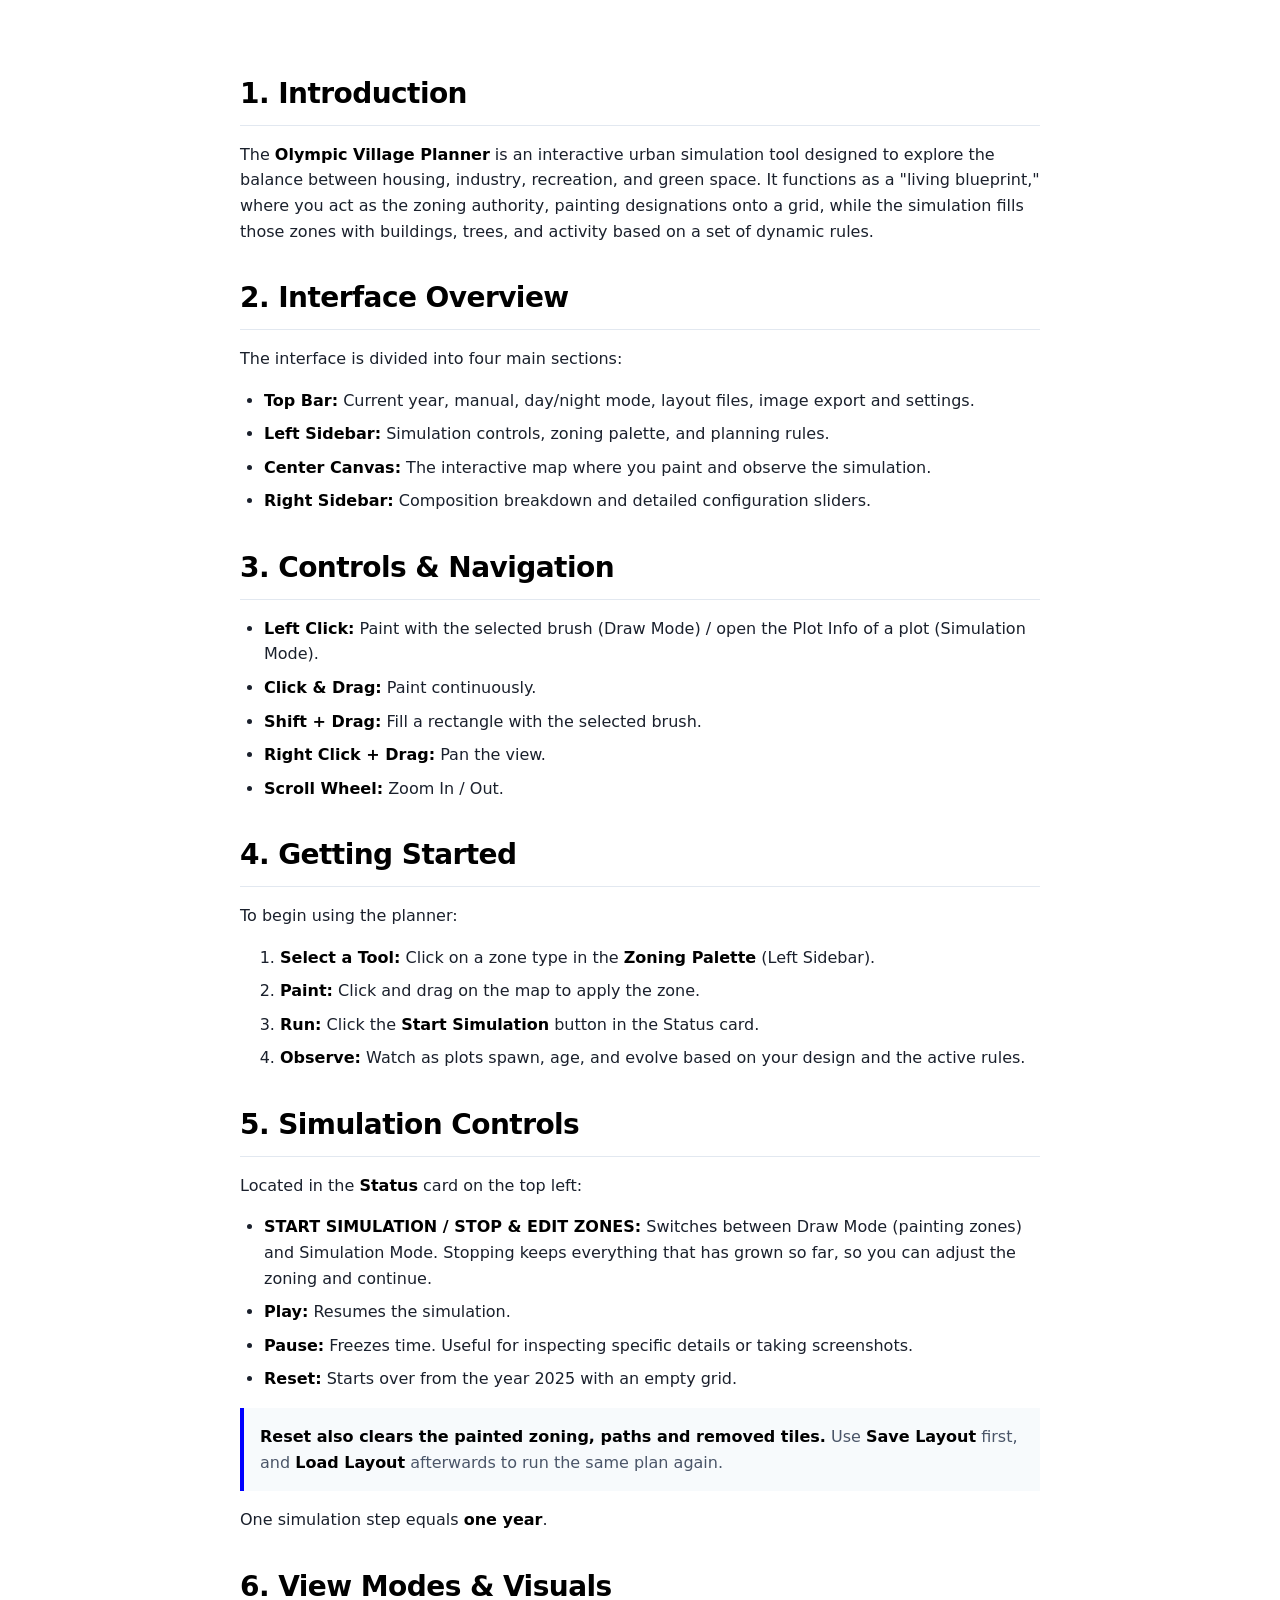
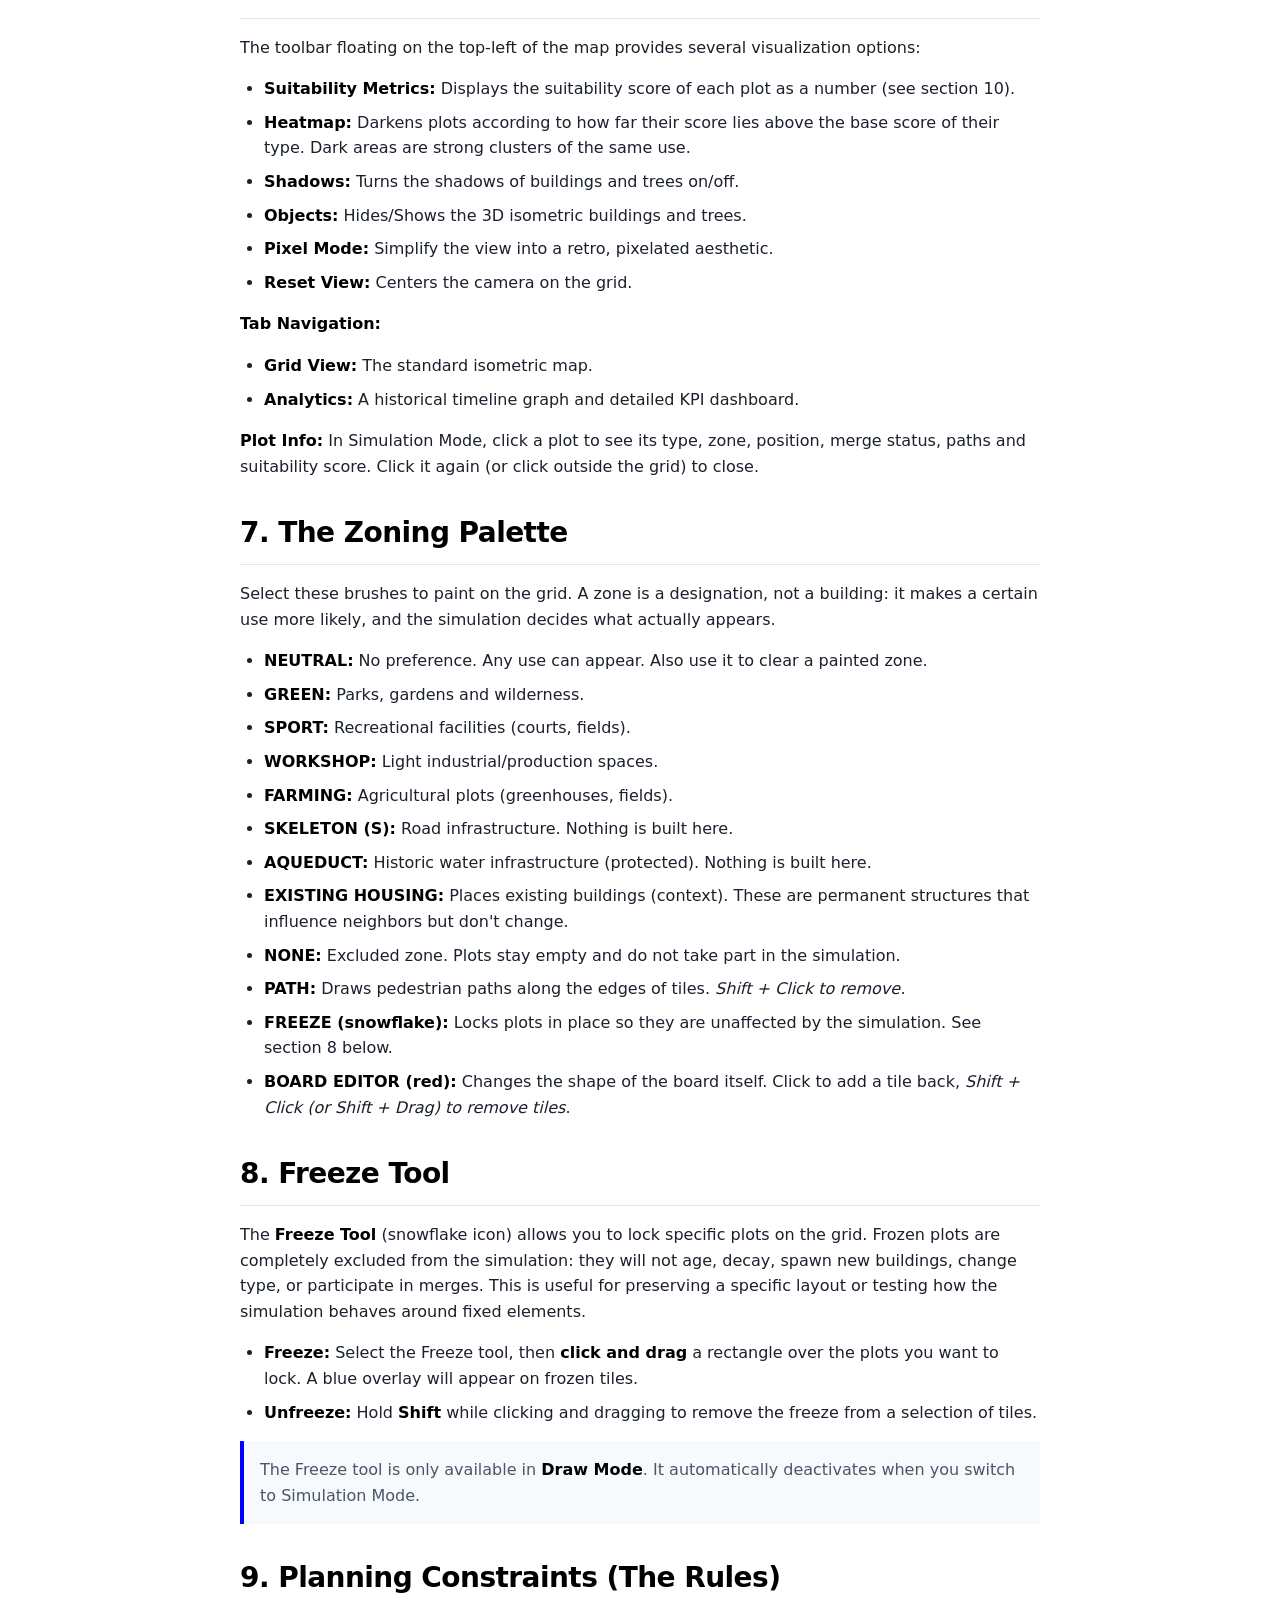
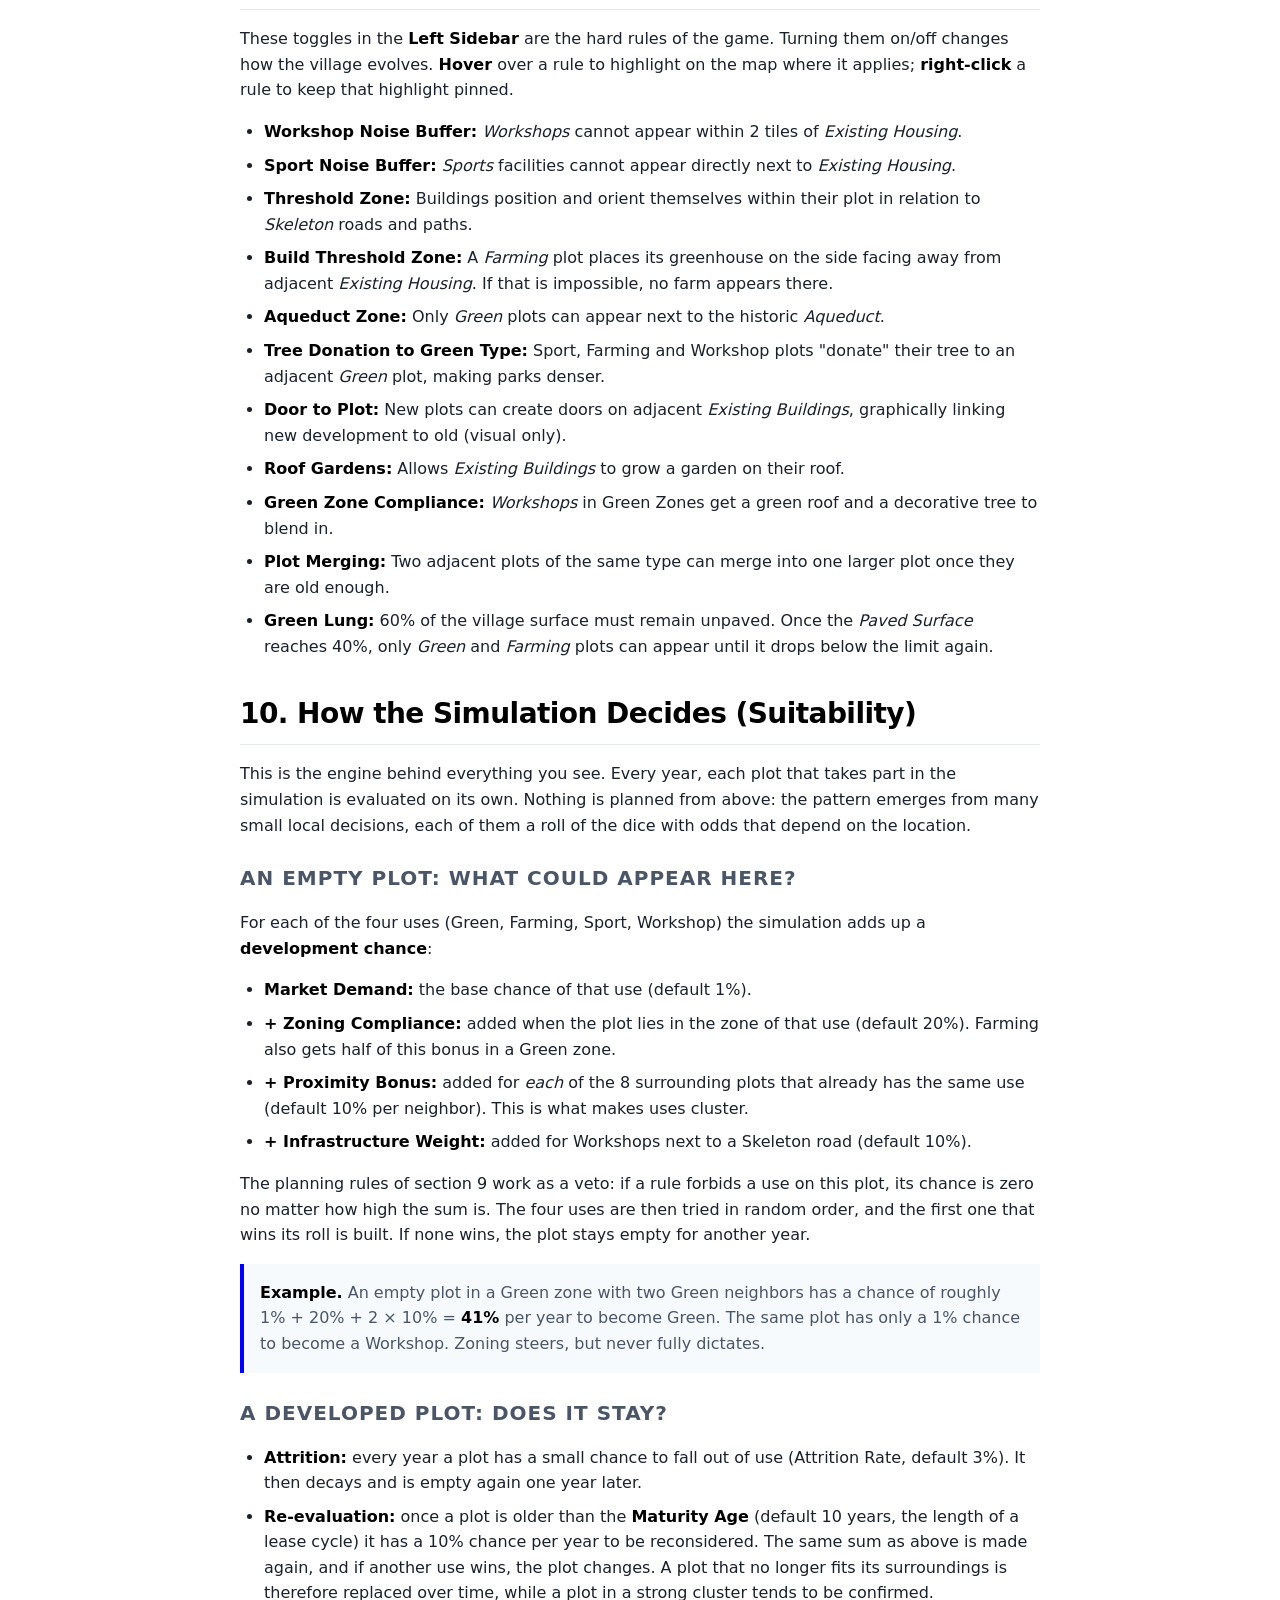
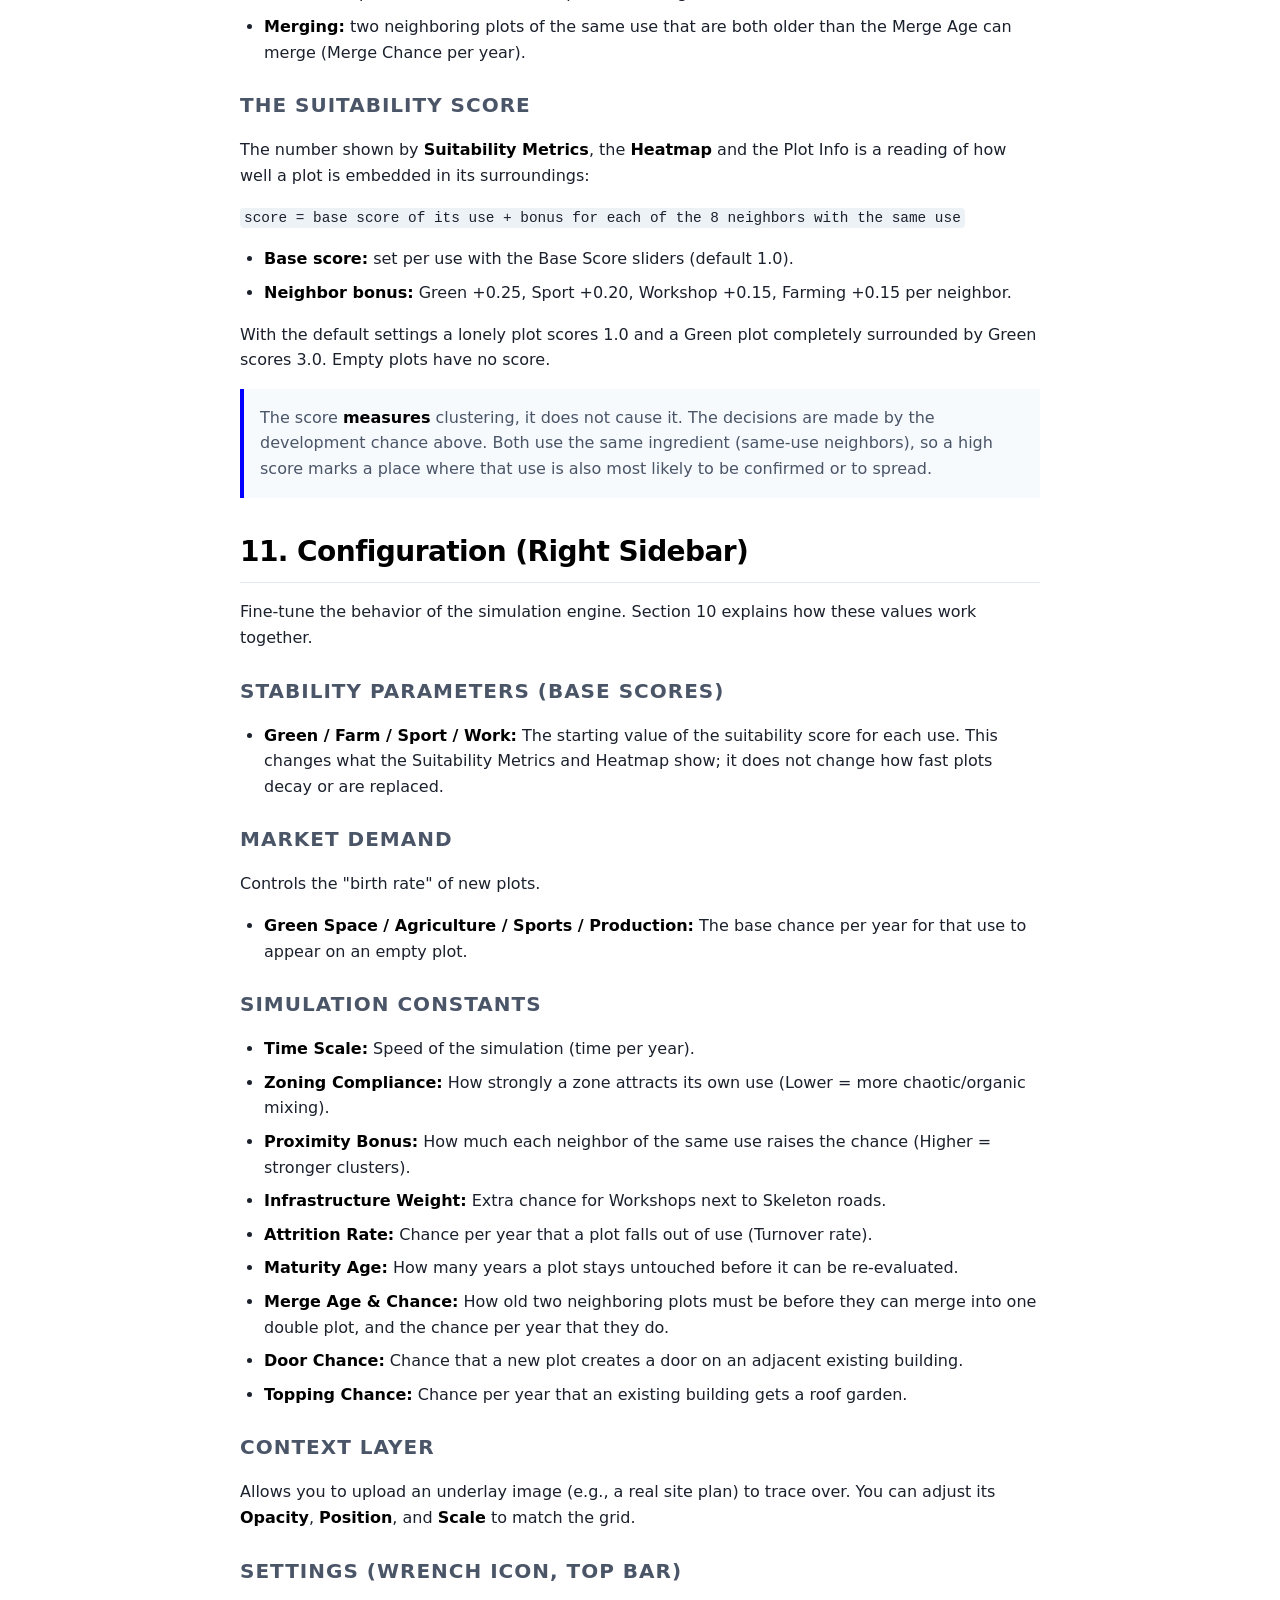
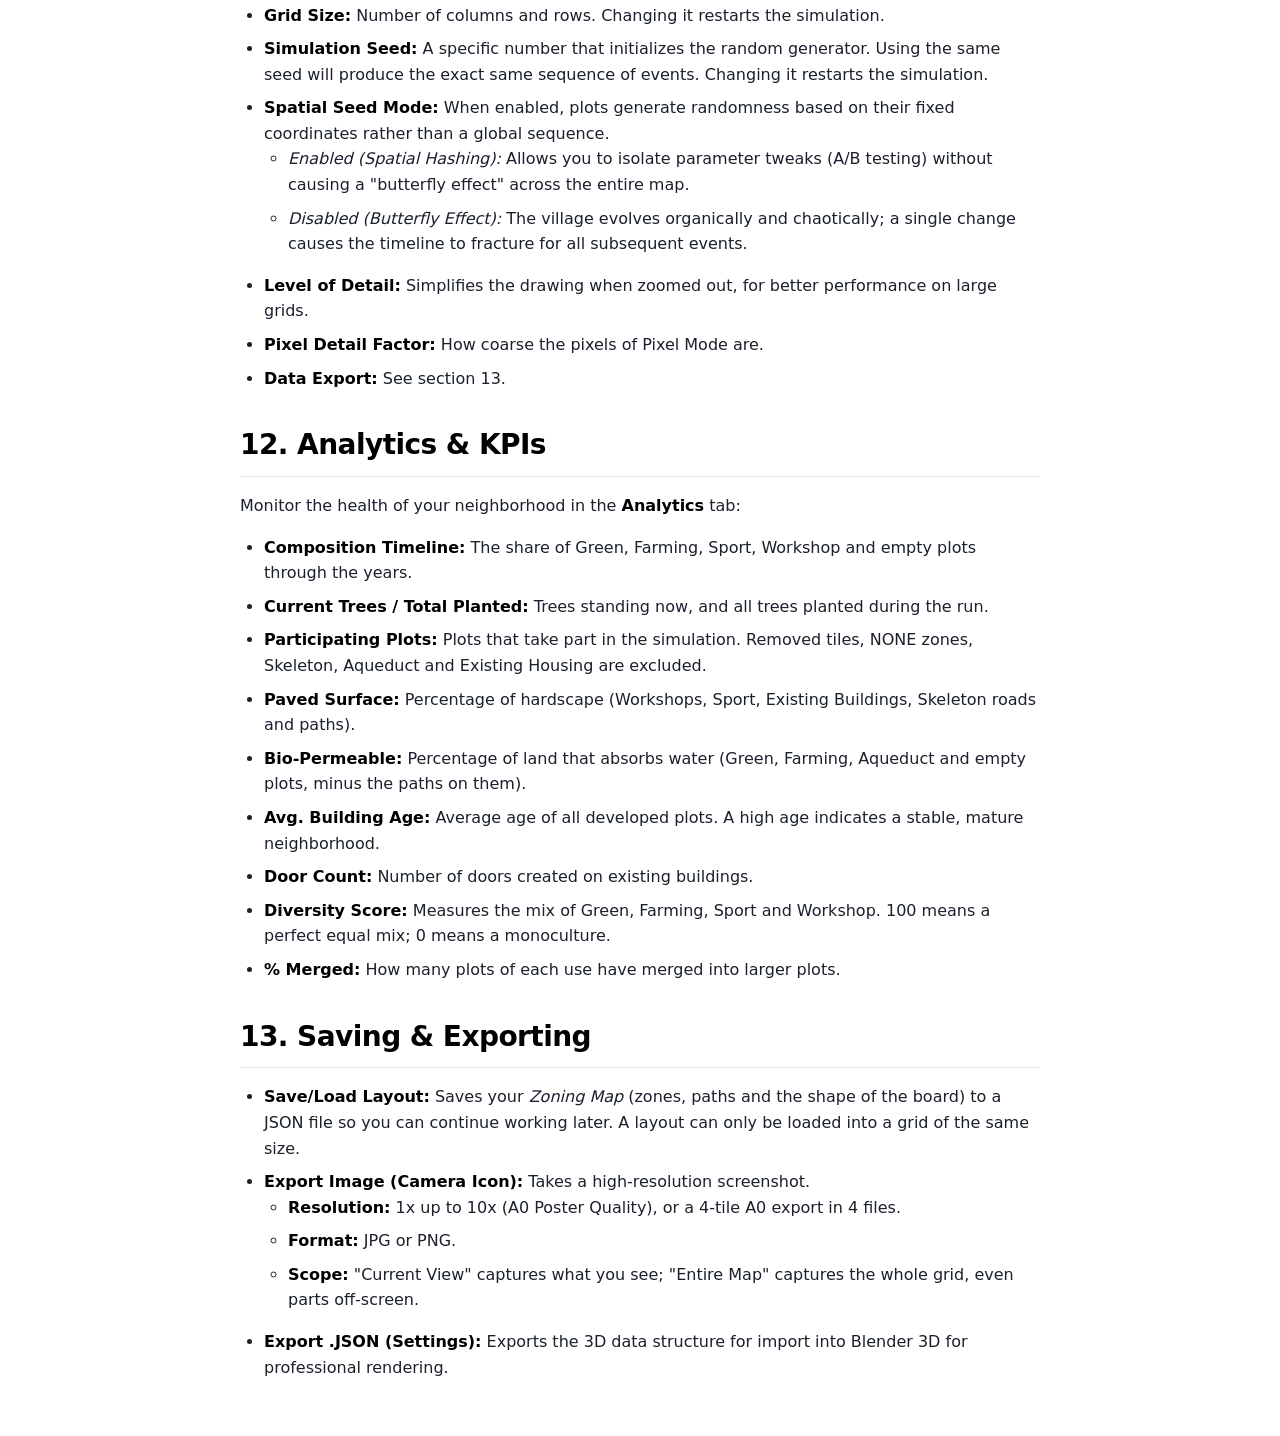
<file: UserManual.html>
<!DOCTYPE html>
<html lang="en">

<head>
    <meta charset="UTF-8">
    <meta name="viewport" content="width=device-width, initial-scale=1.0">
    <title>User Manual</title>
    <style>
        :root {
            --font-main: 'Inter', system-ui, -apple-system, sans-serif;
            --font-mono: 'Space Mono', monospace;
            --color-bg: #FFFFFF;
            --color-text: #1a202c;
            --color-heading: #000000;
            --color-accent: #0000FF;
            /* Updated to match simulation accent */
            --color-border: #E2E8F0;
        }

        @media (prefers-color-scheme: dark) {
            /* We ignore system dark mode preference here to keep manual readable in modal overlay context, 
               but we can adapt if needed. For now, white paper look is clean. */
        }

        body {
            font-family: var(--font-main);
            color: var(--color-text);
            background: var(--color-bg);
            line-height: 1.6;
            margin: 0;
            padding: 40px;
            max-width: 800px;
            margin-left: auto;
            margin-right: auto;
        }

        h1,
        h2,
        h3 {
            font-family: var(--font-main);
            color: var(--color-heading);
            font-weight: 800;
            letter-spacing: -0.02em;
            margin-top: 2rem;
            margin-bottom: 1rem;
        }

        h1 {
            font-size: 2.5rem;
            text-transform: uppercase;
            border-bottom: 4px solid var(--color-heading);
            padding-bottom: 1rem;
        }

        h2 {
            font-size: 1.75rem;
            border-bottom: 1px solid var(--color-border);
            padding-bottom: 0.5rem;
        }

        h3 {
            font-size: 1.25rem;
            margin-top: 1.5rem;
            text-transform: uppercase;
            letter-spacing: 0.05em;
            color: #4A5568;
        }

        p {
            margin-bottom: 1rem;
        }

        ul {
            margin-bottom: 1rem;
            padding-left: 1.5rem;
        }

        li {
            margin-bottom: 0.5rem;
        }

        strong {
            font-weight: 700;
            color: #000;
        }

        code {
            font-family: var(--font-mono);
            background: #EDF2F7;
            padding: 2px 4px;
            border-radius: 4px;
            font-size: 0.9em;
        }

        blockquote {
            border-left: 4px solid var(--color-accent);
            margin: 0;
            padding-left: 1rem;
            color: #4A5568;
            background: #F7FAFC;
            padding: 1rem;
        }
    </style>
</head>

<body>
    <!-- Title Removed: Displayed in Modal Header -->


    <h2>1. Introduction</h2>
    <p>The <strong>Olympic Village Planner</strong> is an interactive urban simulation tool designed to explore the
        balance between housing, industry, recreation, and green space. It functions as a "living blueprint," where you
        act as the zoning authority, painting designations onto a grid, while the simulation fills those zones with
        buildings, trees, and activity based on a set of dynamic rules.</p>

    <h2>2. Interface Overview</h2>
    <p>The interface is divided into four main sections:</p>
    <ul>
        <li><strong>Top Bar:</strong> Current year, manual, day/night mode, layout files, image export and settings.
        </li>
        <li><strong>Left Sidebar:</strong> Simulation controls, zoning palette, and planning rules.</li>
        <li><strong>Center Canvas:</strong> The interactive map where you paint and observe the simulation.</li>
        <li><strong>Right Sidebar:</strong> Composition breakdown and detailed configuration sliders.</li>
    </ul>

    <h2>3. Controls & Navigation</h2>
    <ul>
        <li><strong>Left Click:</strong> Paint with the selected brush (Draw Mode) / open the Plot Info of a plot
            (Simulation Mode).</li>
        <li><strong>Click & Drag:</strong> Paint continuously.</li>
        <li><strong>Shift + Drag:</strong> Fill a rectangle with the selected brush.</li>
        <li><strong>Right Click + Drag:</strong> Pan the view.</li>
        <li><strong>Scroll Wheel:</strong> Zoom In / Out.</li>
    </ul>

    <h2>4. Getting Started</h2>
    <p>To begin using the planner:</p>
    <ol>
        <li><strong>Select a Tool:</strong> Click on a zone type in the <strong>Zoning Palette</strong> (Left Sidebar).
        </li>
        <li><strong>Paint:</strong> Click and drag on the map to apply the zone.</li>
        <li><strong>Run:</strong> Click the <strong>Start Simulation</strong> button in the Status card.</li>
        <li><strong>Observe:</strong> Watch as plots spawn, age, and evolve based on your design and the active rules.
        </li>
    </ol>

    <h2>5. Simulation Controls</h2>
    <p>Located in the <strong>Status</strong> card on the top left:</p>
    <ul>
        <li><strong>START SIMULATION / STOP & EDIT ZONES:</strong> Switches between Draw Mode (painting zones) and
            Simulation Mode. Stopping keeps everything that has grown so far, so you can adjust the zoning and continue.
        </li>
        <li><strong>Play:</strong> Resumes the simulation.</li>
        <li><strong>Pause:</strong> Freezes time. Useful for inspecting specific details or taking screenshots.</li>
        <li><strong>Reset:</strong> Starts over from the year 2025 with an empty grid.</li>
    </ul>
    <blockquote><strong>Reset also clears the painted zoning, paths and removed tiles.</strong> Use <strong>Save
            Layout</strong> first, and <strong>Load Layout</strong> afterwards to run the same plan again.</blockquote>
    <p>One simulation step equals <strong>one year</strong>.</p>

    <h2>6. View Modes & Visuals</h2>
    <p>The toolbar floating on the top-left of the map provides several visualization options:</p>
    <ul>
        <li><strong>Suitability Metrics:</strong> Displays the suitability score of each plot as a number (see section
            10).</li>
        <li><strong>Heatmap:</strong> Darkens plots according to how far their score lies above the base score of their
            type. Dark areas are strong clusters of the same use.</li>
        <li><strong>Shadows:</strong> Turns the shadows of buildings and trees on/off.</li>
        <li><strong>Objects:</strong> Hides/Shows the 3D isometric buildings and trees.</li>
        <li><strong>Pixel Mode:</strong> Simplify the view into a retro, pixelated aesthetic.</li>
        <li><strong>Reset View:</strong> Centers the camera on the grid.</li>
    </ul>

    <p><strong>Tab Navigation:</strong></p>
    <ul>
        <li><strong>Grid View:</strong> The standard isometric map.</li>
        <li><strong>Analytics:</strong> A historical timeline graph and detailed KPI dashboard.</li>
    </ul>

    <p><strong>Plot Info:</strong> In Simulation Mode, click a plot to see its type, zone, position, merge status,
        paths and suitability score. Click it again (or click outside the grid) to close.</p>

    <h2>7. The Zoning Palette</h2>
    <p>Select these brushes to paint on the grid. A zone is a designation, not a building: it makes a certain use more
        likely, and the simulation decides what actually appears.</p>
    <ul>
        <li><strong>NEUTRAL:</strong> No preference. Any use can appear. Also use it to clear a painted zone.</li>
        <li><strong>GREEN:</strong> Parks, gardens and wilderness.</li>
        <li><strong>SPORT:</strong> Recreational facilities (courts, fields).</li>
        <li><strong>WORKSHOP:</strong> Light industrial/production spaces.</li>
        <li><strong>FARMING:</strong> Agricultural plots (greenhouses, fields).</li>
        <li><strong>SKELETON (S):</strong> Road infrastructure. Nothing is built here.</li>
        <li><strong>AQUEDUCT:</strong> Historic water infrastructure (protected). Nothing is built here.</li>
        <li><strong>EXISTING HOUSING:</strong> Places existing buildings (context). These are permanent structures
            that influence neighbors but don't change.</li>
        <li><strong>NONE:</strong> Excluded zone. Plots stay empty and do not take part in the simulation.</li>
        <li><strong>PATH:</strong> Draws pedestrian paths along the edges of tiles. <em>Shift + Click to remove.</em>
        </li>
        <li><strong>FREEZE (snowflake):</strong> Locks plots in place so they are unaffected by the simulation. See
            section 8 below.</li>
        <li><strong>BOARD EDITOR (red):</strong> Changes the shape of the board itself. Click to add a tile back,
            <em>Shift + Click (or Shift + Drag) to remove tiles</em>.</li>
    </ul>

    <h2>8. Freeze Tool</h2>
    <p>The <strong>Freeze Tool</strong> (snowflake icon) allows you to lock specific plots on the grid. Frozen plots are
        completely excluded from the simulation: they will not age, decay, spawn new buildings, change type, or
        participate in merges. This is useful for preserving a specific layout or testing how the simulation behaves
        around fixed elements.</p>
    <ul>
        <li><strong>Freeze:</strong> Select the Freeze tool, then <strong>click and drag</strong> a rectangle over the
            plots you want to lock. A blue overlay will appear on frozen tiles.</li>
        <li><strong>Unfreeze:</strong> Hold <strong>Shift</strong> while clicking and dragging to remove the freeze from
            a selection of tiles.</li>
    </ul>
    <blockquote>The Freeze tool is only available in <strong>Draw Mode</strong>. It automatically deactivates when you
        switch to Simulation Mode.</blockquote>

    <h2>9. Planning Constraints (The Rules)</h2>
    <p>These toggles in the <strong>Left Sidebar</strong> are the hard rules of the game. Turning them on/off
        changes how the village evolves. <strong>Hover</strong> over a rule to highlight on the map where it applies;
        <strong>right-click</strong> a rule to keep that highlight pinned.</p>
    <ul>
        <li><strong>Workshop Noise Buffer:</strong> <em>Workshops</em> cannot appear within 2 tiles of
            <em>Existing Housing</em>.
        </li>
        <li><strong>Sport Noise Buffer:</strong> <em>Sports</em> facilities cannot appear directly next to
            <em>Existing Housing</em>.
        </li>
        <li><strong>Threshold Zone:</strong> Buildings position and orient themselves within their plot in relation to
            <em>Skeleton</em> roads and paths.
        </li>
        <li><strong>Build Threshold Zone:</strong> A <em>Farming</em> plot places its greenhouse on the side facing
            away from adjacent <em>Existing Housing</em>. If that is impossible, no farm appears there.</li>
        <li><strong>Aqueduct Zone:</strong> Only <em>Green</em> plots can appear next to the historic
            <em>Aqueduct</em>.
        </li>
        <li><strong>Tree Donation to Green Type:</strong> Sport, Farming and Workshop plots "donate" their tree to an
            adjacent <em>Green</em> plot, making parks denser.
        </li>
        <li><strong>Door to Plot:</strong> New plots can create doors on adjacent <em>Existing Buildings</em>,
            graphically linking new development to old (visual only).</li>
        <li><strong>Roof Gardens:</strong> Allows <em>Existing Buildings</em> to grow a garden on their roof.</li>
        <li><strong>Green Zone Compliance:</strong> <em>Workshops</em> in Green Zones get a green roof and a
            decorative tree to blend in.</li>
        <li><strong>Plot Merging:</strong> Two adjacent plots of the same type can merge into one larger plot once they
            are old enough.</li>
        <li><strong>Green Lung:</strong> 60% of the village surface must remain unpaved. Once the <em>Paved
                Surface</em> reaches 40%, only <em>Green</em> and <em>Farming</em> plots can appear until it drops below
            the limit again.</li>
    </ul>

    <h2>10. How the Simulation Decides (Suitability)</h2>
    <p>This is the engine behind everything you see. Every year, each plot that takes part in the simulation is
        evaluated on its own. Nothing is planned from above: the pattern emerges from many small local decisions, each
        of them a roll of the dice with odds that depend on the location.</p>

    <h3>An empty plot: what could appear here?</h3>
    <p>For each of the four uses (Green, Farming, Sport, Workshop) the simulation adds up a <strong>development
            chance</strong>:</p>
    <ul>
        <li><strong>Market Demand:</strong> the base chance of that use (default 1%).</li>
        <li><strong>+ Zoning Compliance:</strong> added when the plot lies in the zone of that use (default 20%).
            Farming also gets half of this bonus in a Green zone.</li>
        <li><strong>+ Proximity Bonus:</strong> added for <em>each</em> of the 8 surrounding plots that already has
            the same use (default 10% per neighbor). This is what makes uses cluster.</li>
        <li><strong>+ Infrastructure Weight:</strong> added for Workshops next to a Skeleton road (default 10%).</li>
    </ul>
    <p>The planning rules of section 9 work as a veto: if a rule forbids a use on this plot, its chance is zero no
        matter how high the sum is. The four uses are then tried in random order, and the first one that wins its roll
        is built. If none wins, the plot stays empty for another year.</p>
    <blockquote><strong>Example.</strong> An empty plot in a Green zone with two Green neighbors has a chance of
        roughly 1% + 20% + 2 &times; 10% = <strong>41%</strong> per year to become Green. The same plot has only a 1% chance to
        become a Workshop. Zoning steers, but never fully dictates.</blockquote>

    <h3>A developed plot: does it stay?</h3>
    <ul>
        <li><strong>Attrition:</strong> every year a plot has a small chance to fall out of use (Attrition Rate,
            default 3%). It then decays and is empty again one year later.</li>
        <li><strong>Re-evaluation:</strong> once a plot is older than the <strong>Maturity Age</strong> (default 10
            years, the length of a lease cycle) it has a 10% chance per year to be reconsidered. The same sum as above is made again, and if another
            use wins, the plot changes. A plot that no longer fits its surroundings is therefore replaced over time,
            while a plot in a strong cluster tends to be confirmed.</li>
        <li><strong>Merging:</strong> two neighboring plots of the same use that are both older than the Merge Age
            can merge (Merge Chance per year).</li>
    </ul>

    <h3>The suitability score</h3>
    <p>The number shown by <strong>Suitability Metrics</strong>, the <strong>Heatmap</strong> and the Plot Info is a
        reading of how well a plot is embedded in its surroundings:</p>
    <p><code>score = base score of its use + bonus for each of the 8 neighbors with the same use</code></p>
    <ul>
        <li><strong>Base score:</strong> set per use with the Base Score sliders (default 1.0).</li>
        <li><strong>Neighbor bonus:</strong> Green +0.25, Sport +0.20, Workshop +0.15, Farming +0.15 per neighbor.</li>
    </ul>
    <p>With the default settings a lonely plot scores 1.0 and a Green plot completely surrounded by Green scores 3.0.
        Empty plots have no score.</p>
    <blockquote>The score <strong>measures</strong> clustering, it does not cause it. The decisions are made by the
        development chance above. Both use the same ingredient (same-use neighbors), so a high score marks a place where
        that use is also most likely to be confirmed or to spread.</blockquote>

    <h2>11. Configuration (Right Sidebar)</h2>
    <p>Fine-tune the behavior of the simulation engine. Section 10 explains how these values work together.</p>

    <h3>Stability Parameters (Base Scores)</h3>
    <ul>
        <li><strong>Green / Farm / Sport / Work:</strong> The starting value of the suitability score for each use.
            This changes what the Suitability Metrics and Heatmap show; it does not change how fast plots decay or
            are replaced.</li>
    </ul>

    <h3>Market Demand</h3>
    <p>Controls the "birth rate" of new plots.</p>
    <ul>
        <li><strong>Green Space / Agriculture / Sports / Production:</strong> The base chance per year for that use to
            appear on an empty plot.</li>
    </ul>

    <h3>Simulation Constants</h3>
    <ul>
        <li><strong>Time Scale:</strong> Speed of the simulation (time per year).</li>
        <li><strong>Zoning Compliance:</strong> How strongly a zone attracts its own use (Lower = more
            chaotic/organic mixing).</li>
        <li><strong>Proximity Bonus:</strong> How much each neighbor of the same use raises the chance (Higher =
            stronger clusters).</li>
        <li><strong>Infrastructure Weight:</strong> Extra chance for Workshops next to Skeleton roads.</li>
        <li><strong>Attrition Rate:</strong> Chance per year that a plot falls out of use (Turnover rate).</li>
        <li><strong>Maturity Age:</strong> How many years a plot stays untouched before it can be re-evaluated.</li>
        <li><strong>Merge Age & Chance:</strong> How old two neighboring plots must be before they can merge into one
            double plot, and the chance per year that they do.</li>
        <li><strong>Door Chance:</strong> Chance that a new plot creates a door on an adjacent existing building.</li>
        <li><strong>Topping Chance:</strong> Chance per year that an existing building gets a roof garden.</li>
    </ul>

    <h3>Context Layer</h3>
    <p>Allows you to upload an underlay image (e.g., a real site plan) to trace over. You can adjust its
        <strong>Opacity</strong>, <strong>Position</strong>, and <strong>Scale</strong> to match the grid.
    </p>

    <h3>Settings (Wrench Icon, Top Bar)</h3>
    <ul>
        <li><strong>Grid Size:</strong> Number of columns and rows. Changing it restarts the simulation.</li>
        <li><strong>Simulation Seed:</strong> A specific number that initializes the random generator. Using the same
            seed will produce the exact same sequence of events. Changing it restarts the simulation.</li>
        <li><strong>Spatial Seed Mode:</strong> When enabled, plots generate randomness based on their fixed coordinates
            rather than a global sequence.
            <ul>
                <li><em>Enabled (Spatial Hashing):</em> Allows you to isolate parameter tweaks (A/B testing) without
                    causing a "butterfly effect" across the entire map.</li>
                <li><em>Disabled (Butterfly Effect):</em> The village evolves organically and chaotically; a single
                    change causes the timeline to fracture for all subsequent events.</li>
            </ul>
        </li>
        <li><strong>Level of Detail:</strong> Simplifies the drawing when zoomed out, for better performance on large
            grids.</li>
        <li><strong>Pixel Detail Factor:</strong> How coarse the pixels of Pixel Mode are.</li>
        <li><strong>Data Export:</strong> See section 13.</li>
    </ul>

    <h2>12. Analytics & KPIs</h2>
    <p>Monitor the health of your neighborhood in the <strong>Analytics</strong> tab:</p>
    <ul>
        <li><strong>Composition Timeline:</strong> The share of Green, Farming, Sport, Workshop and empty plots through
            the years.</li>
        <li><strong>Current Trees / Total Planted:</strong> Trees standing now, and all trees planted during the run.
        </li>
        <li><strong>Participating Plots:</strong> Plots that take part in the simulation. Removed tiles, NONE zones,
            Skeleton, Aqueduct and Existing Housing are excluded.</li>
        <li><strong>Paved Surface:</strong> Percentage of hardscape (Workshops, Sport, Existing Buildings, Skeleton
            roads and paths).</li>
        <li><strong>Bio-Permeable:</strong> Percentage of land that absorbs water (Green, Farming, Aqueduct and empty
            plots, minus the paths on them).</li>
        <li><strong>Avg. Building Age:</strong> Average age of all developed plots. A high age indicates a stable,
            mature neighborhood.</li>
        <li><strong>Door Count:</strong> Number of doors created on existing buildings.</li>
        <li><strong>Diversity Score:</strong> Measures the mix of Green, Farming, Sport and Workshop. 100 means a
            perfect equal mix; 0 means a monoculture.</li>
        <li><strong>% Merged:</strong> How many plots of each use have merged into larger plots.</li>
    </ul>

    <h2>13. Saving & Exporting</h2>
    <ul>
        <li><strong>Save/Load Layout:</strong> Saves your <em>Zoning Map</em> (zones, paths and the shape of the board)
            to a JSON file so you can continue working later. A layout can only be loaded into a grid of the same size.
        </li>
        <li><strong>Export Image (Camera Icon):</strong> Takes a high-resolution screenshot.
            <ul>
                <li><strong>Resolution:</strong> 1x up to 10x (A0 Poster Quality), or a 4-tile A0 export in 4 files.
                </li>
                <li><strong>Format:</strong> JPG or PNG.</li>
                <li><strong>Scope:</strong> "Current View" captures what you see; "Entire Map" captures the whole
                    grid, even parts off-screen.</li>
            </ul>
        </li>
        <li><strong>Export .JSON (Settings):</strong> Exports the 3D data structure for import into Blender 3D for
            professional rendering.</li>
    </ul>

</body>

</html>
</file>
<file: style.css>
@import url('https://fonts.googleapis.com/css2?family=Inter+Tight:wght@500;700&family=Space+Mono:wght@400;700&display=swap');

/* --- NEO-SWISS BLUEPRINT VARIABLES --- */
:root {
    /* Colors - Structural */
    --surface-bg: #FFFFFF;
    --surface-card: #FFFFFF;
    --surface-hover: #000000;
    /* Inverted for high contrast hover */
    --surface-header: #FFFFFF;

    /* Colors - Grid & UI */
    --grid-border: #E5E5E5;
    /* 1px Solid Light Grey */
    --ui-text-primary: #000000;
    --ui-text-secondary: #000000;
    /* Utilities are also stark black */
    --ui-accent: #0000FF;
    /* International Klein Blue or purely digital Blue */
    --ui-danger: #FF0000;
    /* Pure Red */

    /* Colors - Data (Technical Palette) */
    --color-green: #95D5B2;
    --color-farm: #D6CAB2;
    --color-sport: #A0CED9;
    --color-workshop: #FFCB77;
    --color-void: #EEEEEE;

    /* Typography */
    --font-header: 'Inter Tight', Helvetica, Arial, sans-serif;
    --font-data: 'Space Mono', monospace;

    /* Spacing & Layout */
    --header-height: 48px;
    --sidebar-width: 280px;
    /* Slightly wider for data readability */
    --gap-md: 0px;
    /* NO GAPS between grid cells */
    --gap-sm: 0px;

    /* Effects */
    --shadow-card: none;
    /* Flat architectural style */
    --shadow-float: 4px 4px 0px 0px rgba(0, 0, 0, 1);
    /* Brutalist hard shadow */
    --radius-md: 0px;
    /* Sharp corners */
    --radius-sm: 0px;
}

body.dark-mode {
    --surface-bg: #000000;
    --surface-card: #000000;
    --surface-hover: #FFFFFF;
    --surface-header: #000000;

    --grid-border: #333333;
    --ui-text-primary: #FFFFFF;
    --ui-text-secondary: #AAAAAA;
    --ui-accent: #0000FF;
}

/* Global Reset & Typography */
* {
    box-sizing: border-box;
}

body {
    font-family: var(--font-header);
    /* Default to header font for strictness, specific elements will get data font */
    font-size: 13px;
    background-color: var(--surface-bg);
    margin: 0;
    color: var(--ui-text-primary);
    height: 100vh;
    overflow: hidden;
    text-transform: uppercase;
    /* Blueprint style default */
    /* Blueprint style default */
    letter-spacing: 0.5px;
    cursor: url("data:image/svg+xml,%3Csvg width='24' height='24' viewBox='0 0 24 24' xmlns='http://www.w3.org/2000/svg'%3E%3Cpath d='M2 2l0 18l4-4l4 7l3-2l-4-7l6-1l-13-11z' fill='%23000' stroke='%23FFF' stroke-width='1.5' stroke-linejoin='round'/%3E%3C/svg%3E") 2 2, default;
}

body.dark-mode {
    /* Same high-contrast cursor works for dark mode too */
    cursor: url("data:image/svg+xml,%3Csvg width='24' height='24' viewBox='0 0 24 24' xmlns='http://www.w3.org/2000/svg'%3E%3Cpath d='M2 2l0 18l4-4l4 7l3-2l-4-7l6-1l-13-11z' fill='%23000' stroke='%23FFF' stroke-width='1.5' stroke-linejoin='round'/%3E%3C/svg%3E") 2 2, default;
}

/* --- APP STRUCTURE --- */
.app-layout {
    display: flex;
    flex-direction: column;
    height: 100vh;
    border: 1px solid var(--grid-border);
}


/* TOPBAR */
.app-topbar {
    height: var(--header-height);
    background: var(--surface-header);
    border-bottom: 1px solid var(--grid-border);
    display: flex;
    /* RESTORED VISIBILITY */
    align-items: center;
    justify-content: space-between;
    padding: 0 24px;
    flex-shrink: 0;
    z-index: 3000 !important;
    box-shadow: none;
}

.brand {
    display: flex;
    align-items: center;
    gap: 12px;
}

.logo-icon {
    width: 20px;
    height: 20px;
    background: var(--ui-accent);
    border-radius: 4px;
}

.brand h1 {
    font-size: 1.1rem;
    font-weight: 600;
    margin: 0;
    color: var(--ui-text-primary);
}

.topbar-status {
    display: flex;
    flex-direction: column;
    align-items: center;
    line-height: 1.1;
}

.status-label {
    font-size: 0.7rem;
    color: var(--ui-text-secondary);
    text-transform: uppercase;
    letter-spacing: 0.05em;
}

.status-value {
    font-size: 1.2rem;
    font-family: var(--font-data);
    font-weight: 700;
    color: var(--ui-text-primary);
}

.topbar-actions {
    display: flex;
    gap: 8px;
    align-items: center;
    margin-left: auto;
    /* Push to right */
    position: relative;
    z-index: 5000;
    /* Ensure above everything */
    padding-right: 12px;
}

/* MAIN BODY */
.app-body {
    display: flex;
    flex: 1;
    overflow: hidden;
    padding: var(--gap-md);
    gap: var(--gap-md);
}

/* SIDEBARS */
.sidebar-left,
.sidebar-right {
    width: var(--sidebar-width);
    display: flex;
    flex-direction: column;
    gap: var(--gap-md);
    overflow-y: auto;
    flex-shrink: 0;
    padding-bottom: 20px;
}

.sidebar-left::-webkit-scrollbar,
.sidebar-right::-webkit-scrollbar {
    width: 4px;
}

.sidebar-left::-webkit-scrollbar-thumb,
.sidebar-right::-webkit-scrollbar-thumb {
    background: #CBD5E0;
    border-radius: 2px;
}

/* TAB BAR */
.tab-bar {
    display: flex;
    gap: 8px;
    margin-bottom: 8px;
    padding: 0 4px;
    position: relative;
    /* Context for indicator */
}

.tab-btn {
    background: transparent;
    border: none;
    /* border-bottom: 2px solid transparent; REMOVED for sliding indicator */
    padding: 8px 16px;
    font-size: 0.9rem;
    font-weight: 600;
    color: var(--ui-text-secondary);
    cursor: pointer;
    transition: color 0.2s;
    /* Only text color transitions now */
}

.tab-btn:hover {
    color: var(--ui-text-primary);
    background: rgba(0, 0, 0, 0.03);
    border-radius: 4px 4px 0 0;
}

.tab-btn.active {
    color: var(--ui-accent);
    /* border-bottom-color: var(--ui-accent); REMOVED */
}

.tab-indicator {
    position: absolute;
    bottom: 0;
    left: 0;
    height: 2px;
    background-color: var(--ui-accent);
    transition: all 0.4s cubic-bezier(0.25, 1, 0.5, 1);
    /* Smooth sliding physics */
    width: 0;
    /* Set by JS */
}

body.dark-mode .tab-btn:hover {
    background: rgba(255, 255, 255, 0.05);
}

/* --- MICRO-INTERACTIONS: BREATHING ICONS --- */
/* Sun (Shadows) - Rotate */
#toggleShadowsBtn svg {
    transition: transform 0.4s cubic-bezier(0.34, 1.56, 0.64, 1);
}

#toggleShadowsBtn:hover svg {
    transform: rotate(15deg) scale(1.1);
}

/* Layers (Heatmap) - Separate Layers */
#toggleHeatmapBtn svg {
    transition: transform 0.3s ease;
}

#toggleHeatmapBtn:hover svg polygon {
    transition: transform 0.3s cubic-bezier(0.34, 1.56, 0.64, 1);
}

#toggleHeatmapBtn:hover svg polygon:first-child {
    transform: translateY(-2px);
    /* Lift top layer */
}

/* Cube (Objects) - Lift */
#toggleObjectsBtn svg {
    transition: transform 0.3s cubic-bezier(0.34, 1.56, 0.64, 1);
}

#toggleObjectsBtn:hover svg {
    transform: translateY(-2px) scale(1.05);
}

/* Pixel (Grid) - Scale */
#togglePixelBtn svg rect {
    transition: transform 0.3s ease;
    transform-origin: center;
}

#togglePixelBtn:hover svg rect:nth-child(odd) {
    transform: scale(0.8);
}

#togglePixelBtn:hover svg rect:nth-child(even) {
    transform: scale(1.2);
}

/* Scores (Bar Chart) - Growth */
#toggleScoresBtn svg path {
    transition: d 0.3s, transform 0.3s cubic-bezier(0.34, 1.56, 0.64, 1);
    transform-origin: bottom;
}

#toggleScoresBtn:hover svg path {
    transform: scaleY(1.2);
}


/* --- MICRO-INTERACTIONS: MAGNETIC MENUS --- */
.settings-menu {
    /* Override standard transition */
    transform-origin: top right;
    transition: opacity 0.3s ease, visibility 0.3s ease, transform 0.4s cubic-bezier(0.34, 1.56, 0.64, 1);
}

.settings-menu.visible {
    transform: translateY(0) scale(1);
}

/* --- MICRO-INTERACTIONS: MAGNETIC ACCORDIONS --- */
/* Enhance Config Sections */
details.config-section .section-content {
    /* Grid Trick for smooth height animation requires wrapping content in a div */
    /* But current HTML structure is details > summary + div.section-content */
    /* So we animate the div.section-content */
    /* We need to use max-height or grid. */
    overflow: hidden;
    transition: all 0.4s cubic-bezier(0.34, 1.56, 0.64, 1);
    /* Springy expansion */
}

/* Note: Pure CSS Accordion animation on <details> without JS is tricky because 'open' attribute changes display.
       Standard approach: Use Keyframes on open? Or just enhance the feel. 
       Let's use a simple animation on open.
    */

details[open] .section-content {
    animation: accordion-open 0.4s cubic-bezier(0.34, 1.56, 0.64, 1) forwards;
}

@keyframes accordion-open {
    from {
        opacity: 0;
        transform: translateY(-10px);
    }

    to {
        opacity: 1;
        transform: translateY(0);
    }
}

/* CANVAS CONTAINER */
.canvas-container {
    flex: 1;
    background: #E2E8F0;
    /* Darker backdrop for canvas */
    border-radius: var(--radius-md);
    overflow: hidden;
    position: relative;
    /* Needed for absolute positioning of progress bar */
    display: flex;
    flex-direction: column;
    justify-content: center;
    align-items: center;
    align-items: center;
    box-shadow: inset 0 2px 4px rgba(0, 0, 0, 0.05);
}

/* --- VIEW MODE TRANSITIONS --- */
.canvas-controls-left,
.reset-view-btn {
    transition: opacity 0.5s ease, transform 0.5s ease, visibility 0.5s;
    opacity: 1;
    visibility: visible;
    transform: translateY(0);
}

/* When Analytics View is Active: Fade out controls */
.canvas-container.view-analytics .canvas-controls-left,
.canvas-container.view-analytics .reset-view-btn {
    opacity: 0;
    visibility: hidden;
    pointer-events: none;
    transform: translateY(10px);
    /* Slight downward movement */
}

body.dark-mode .canvas-container {
    background: #171923;
    /* Very dark slate/blue for contrast with grid */
    box-shadow: inset 0 2px 4px rgba(0, 0, 0, 0.2);
}

/* DARK MODE OVERRIDES */
body.dark-mode .canvas-overlay-btn {
    background: #2D3748;
    color: #E2E8F0;
    border-color: #4A5568;
}

body.dark-mode .canvas-overlay-btn:hover {
    background: #4A5568;
    color: #F7FAFC;
}

body.dark-mode .settings-menu {
    background: #2D3748;
    color: #E2E8F0;
    border-color: #4A5568;
    box-shadow: 0 4px 6px -1px rgba(0, 0, 0, 0.3);
}

body.dark-mode .kpi-card {
    background: #1F2937;
    /* Darker card bg */
    border-color: #374151;
}

body.dark-mode .kpi-value {
    color: #F7FAFC;
}

body.dark-mode .kpi-label {
    color: #A0AEC0;
}

/* Stat Pills in Dark Mode */
body.dark-mode .stat-pill {
    background: #1A202C;
    /* Very Dark Background */
    border-color: #4A5568;
    /* Subtle border */
}

body.dark-mode .stat-pill .value {
    color: #F7FAFC !important;
    /* Force White Text */
}

body.dark-mode .stat-pill .label {
    color: #A0AEC0 !important;
    /* Lighter Gray Label */
}

/* Specific Pill Border Accents for identification (optional but good) */
body.dark-mode .stat-pill.green {
    border-color: #38A169;
}

body.dark-mode .stat-pill.farm {
    border-color: #D69E2E;
}

body.dark-mode .stat-pill.sport {
    border-color: #3182CE;
}

body.dark-mode .stat-pill.workshop {
    border-color: #DD6B20;
}

body.dark-mode .stat-pill.void {
    border-color: #718096;
}

.canvas-wrapper {
    position: relative;
    /* Removed card styling for floating effect */
    background: transparent;
    box-shadow: none;
    z-index: 1;
    /* Ensure canvas is above background but below potential overlays if needed */
    width: 100%;
    height: 100%;
    display: flex;
    justify-content: center;
    align-items: center;
    min-height: 0;
}

/* Fix for Analytics View Vertical Alignment */
#graph-view {
    align-items: start;
    /* Align content to top */
    overflow-y: auto;
    /* Allow scrolling if content overflows */
}

/* ... */
#progress-bar-container {
    height: 8px;
    /* Slightly thicker for visibility at bottom */
    background: #EDF2F7;
    width: 100%;
    position: absolute;
    bottom: 0;
    left: 0;
    z-index: 2;
}

canvas {
    display: block;
    max-width: 100%;
    max-height: 100%;
    width: auto;
    height: auto;
    object-fit: contain;
}

/* CARDS */
.card {
    background: var(--surface-card);
    border: 1px solid var(--grid-border);
    border-radius: 0;
    box-shadow: none;
    overflow: hidden;
    flex-shrink: 0;
}

.card-header {
    padding: 8px 12px;
    border-bottom: 1px solid var(--grid-border);
    display: flex;
    justify-content: space-between;
    align-items: baseline;
    background: var(--surface-bg);
}

.card-header h2 {
    margin: 0;
    font-size: 0.9rem;
    font-weight: 600;
    color: var(--ui-text-primary);
}

.shortcut-hint {
    font-size: 0.7rem;
    color: var(--ui-text-secondary);
}

.card-body {
    padding: 12px;
    font-size: 0.9rem;
}

/* CONTROLS */
.btn-action {
    background: var(--ui-accent);
    color: white;
    border: none;
    padding: 8px;
    border-radius: var(--radius-sm);
    font-weight: 600;
    cursor: pointer;
    transition: background 0.1s;
    font-size: 0.9rem;
}

.btn-action:hover {
    background: var(--ui-accent-hover);
}

.full-width {
    width: 100%;
    margin-bottom: 12px;
}

.button-group {
    display: flex;
    gap: 8px;
    margin-top: 8px;
    /* Reduced from 16px to bring closer */
}

.btn-icon {
    flex: 1;
    background: #EDF2F7;
    border: 1px solid var(--ui-border);
    border-radius: var(--radius-sm);
    padding: 6px;
    font-size: 1rem;
    cursor: pointer;
    color: var(--ui-text-primary);
}

.btn-icon:hover {
    background: #E2E8F0;
}

.btn-icon:disabled {
    opacity: 0.5;
    cursor: not-allowed;
}

.btn-icon.danger:hover {
    background: #FED7D7;
    color: #9B2C2C;
}

.btn-secondary {
    background: white;
    border: 1px solid var(--ui-border);
    padding: 6px 12px;
    border-radius: var(--radius-sm);
    font-size: 0.8rem;
    font-weight: 500;
    cursor: pointer;
    color: var(--ui-text-secondary);
}

.btn-secondary:hover {
    background: #F7FAFC;
    color: var(--ui-text-primary);
    border-color: #CBD5E0;
}

body.dark-mode .btn-secondary {
    background: #4A5568;
    border-color: #718096;
    color: #F7FAFC;
}

body.dark-mode .btn-secondary:hover {
    background: #2D3748;
}

body.dark-mode .btn-icon {
    background: #4A5568;
    border-color: #718096;
    color: #F7FAFC;
}

body.dark-mode .btn-icon:hover {
    background: #2D3748;
}

/* PALETTE */
.palette-grid {
    display: grid;
    grid-template-columns: repeat(5, 1fr);
    gap: 8px;
}

.palette-button {
    width: 32px !important;
    height: 32px !important;
    border: 1px solid rgba(0, 0, 0, 0.1) !important;
    border-radius: var(--radius-sm);
    cursor: pointer;
    transition: transform 0.1s, box-shadow 0.1s;
    margin: 0 auto;
}

.palette-button.active {
    transform: scale(1.1);
    box-shadow: 0 0 0 2px var(--ui-accent);
    border-color: transparent !important;
}

/* SLIDERS & PARAMS */
.param-group {
    margin-bottom: 28px;
}

.param-group:last-child {
    margin-bottom: 0;
}

.param-header {
    display: flex;
    justify-content: space-between;
    margin-bottom: 4px;
}

.param-header label {
    font-size: 0.8rem;
    color: var(--ui-text-secondary);
    font-weight: 500;
}

.param-header span {
    font-size: 0.8rem;
    font-weight: 600;
    color: var(--ui-text-primary);
}

.slider {
    -webkit-appearance: none;
    appearance: none;
    width: 100%;
    height: 4px;
    background: #CBD5E0;
    border-radius: 2px;
    outline: none;
}

.slider::-webkit-slider-thumb {
    -webkit-appearance: none;
    width: 16px;
    height: 16px;
    border-radius: 50%;
    background: white;
    border: 2px solid var(--ui-accent);
    cursor: pointer;
    box-shadow: 0 1px 2px rgba(0, 0, 0, 0.1);
    transition: transform 0.1s;
}

.slider::-webkit-slider-thumb:hover {
    transform: scale(1.1);
}

.section-label {
    font-size: 0.75rem;
    text-transform: uppercase;
    color: var(--ui-text-secondary);
    letter-spacing: 0.05em;
    font-weight: 700;
    margin-bottom: 12px;
    margin-top: 4px;
}

.separator {
    height: 1px;
    background: var(--ui-border);
    margin: 16px 0;
}

/* STATS */
.stats-grid {
    display: grid;
    grid-template-columns: 1fr 1fr;
    gap: 12px;
}

.span-2 {
    grid-column: span 2;
}

.stat-pill {
    padding: 8px 12px;
    border-radius: var(--radius-sm);
    display: flex;
    flex-direction: column;
    gap: 2px;
    color: #1A202C !important;
    /* Always dark text for pastel pills */
}

/* Force dark text for values inside stat pills, even in dark mode */
.stat-pill .value {
    color: #1A202C !important;
}

.stat-pill .label {
    color: #4A5568 !important;
    /* Dark Gray for labels */
}

.stat-pill.green {
    background: #F0FFF4;
    border: 1px solid #C6F6D5;
}

.stat-pill.farm {
    background: #FFFFF0;
    border: 1px solid #FEFCBF;
}

.stat-pill.sport {
    background: #FFF5F5;
    border: 1px solid #FED7D7;
}

.stat-pill.workshop {
    background: #FFFAF0;
    border: 1px solid #FEEBC8;
}

.stat-pill.void {
    background: #F7FAFC;
    border: 1px solid #EDF2F7;
}

.stat-pill .label {
    font-size: 0.7rem;
    font-weight: 500;
    color: var(--ui-text-secondary);
    text-transform: uppercase;
}

.stat-pill .value {
    font-size: 1rem;
    font-family: var(--font-data);
    font-weight: 700;
    color: var(--ui-text-primary);
}

/* UTILS */
.toggle-control {
    display: flex;
    align-items: center;
    gap: 8px;
    cursor: pointer;
}

.toggle-label {
    font-size: 0.9rem;
    color: var(--ui-text-primary);
}

.info-card .card-body {
    background: #2D3748;
    color: #48BB78;
    font-family: monospace;
    padding: 12px;
}

#progress-bar {
    height: 100%;
    background: var(--ui-accent);
    width: 0%;
    transition: width 0.2s;
}

.dual-inputs {
    display: flex;
    gap: 8px;
}

.file-input {
    width: 100%;
    margin-bottom: 12px;
    font-size: 0.8rem;
}

#info-display {
    min-height: 2.8em;
    /* Force 2 lines of text height */
    max-height: 2.8em;
    overflow: hidden;
    line-height: 1.4;
    display: -webkit-box;
    -webkit-line-clamp: 2;
    line-clamp: 2;
    -webkit-box-orient: vertical;
}

/* System Log Text Color in Dark Mode - Ensure contrast if green is too dark, but green usually pops on black.
   Actually, the user said "system log... not very legible".
   Currently #info-display is likely default text color or specific green.
   Let's check index.html for inline styles or script.js for interactions.
   "System ready." in log is often set via JS.
   If it's just standard text, it inherits.
   Let's ensure the card body has right color.
*/
body.dark-mode #info-display {
    color: #9AE6B4;
    /* Light Green for dark mode readability */
}

/* FLOATING TOOLTIP */
.reset-view-btn {
    z-index: 50 !important;
    /* Ensure below Topbar (3000) */
}

.floating-tooltip {
    position: fixed;
    background-color: var(--surface-card);
    color: var(--ui-text-primary);
    padding: 12px 16px;
    border-radius: var(--radius-md);
    box-shadow: var(--shadow-float);
    font-size: 13px;
    pointer-events: none;
    z-index: 10000;
    opacity: 0;
    visibility: hidden;
    transition: opacity 0.15s ease, visibility 0.15s ease;
    border: 1px solid var(--ui-border);
    max-width: 300px;
    line-height: 1.5;
    pointer-events: none;
    /* Ensure it never captures mouse */
}

.floating-tooltip.visible {
    opacity: 1;
    visibility: visible;
}

/* DASHBOARD LAYOUT - GRID SYSTEM */
.analytics-dashboard {
    display: grid;
    grid-template-columns: repeat(8, 1fr);
    /* 8 Columns */
    grid-template-rows: repeat(5, 120px);
    /* 5 Rows of fixed height */
    gap: 0;
    width: 100%;
    height: 100%;
    max-width: 100%;
    /* Constrain width */
    margin: 0 auto;
    padding: 0 16px;
    /* FIXED: Added horizontal padding */

    /* --- MICRO-INTERACTIONS --- */

    /* Glitch Effect */
    .blueprint-cell {
        transition: none !important;
    }

    .blueprint-cell:hover {
        background-color: #000000 !important;
        color: #FFFFFF !important;
    }

    .blueprint-cell:hover * {
        color: #FFFFFF !important;
        border-color: #FFFFFF !important;
    }

    /* Marquee */
    .marquee-container {
        width: 100%;
        overflow: hidden;
        background: #000000;
        color: #FFFFFF;
        border-bottom: 1px solid var(--grid-border);
        white-space: nowrap;
        box-sizing: border-box;
        font-family: var(--font-data);
        font-size: 12px;
        padding: 4px 0;
        text-transform: uppercase;
    }

    .marquee-content {
        display: inline-block;
        padding-left: 100%;
        animation: marquee 20s linear infinite;
    }

    @keyframes marquee {
        0% {
            transform: translate(0, 0);
        }

        100% {
            transform: translate(-100%, 0);
        }
    }


    /* KPI CARDS DEFAULT STYLING */
    .kpi-card {
        background: #FFFFFF;
        border-radius: 0;
        padding: 16px 20px;
        box-shadow: none;
        border: 1px solid var(--grid-border);
        display: flex;
        flex-direction: column;
        justify-content: flex-start;
        /* FIXED: Align to top */
        transition: transform 0.2s;
        min-width: 0;
        /* Prevent overflow */
    }

    .kpi-card:hover {
        transform: none;
        box-shadow: none;
        /* Or keep static shadow if preferred: box-shadow: 0 4px 6px -1px rgba(0, 0, 0, 0.1); */
        border-color: #000;
        /* Optional: just highlight border */
    }

    .kpi-label {
        font-size: 0.75rem;
        text-transform: uppercase;
        letter-spacing: 0.05em;
        font-weight: 600;
        color: #718096;
        margin-bottom: 6px;
        white-space: nowrap;
        overflow: hidden;
        text-overflow: ellipsis;
        font-family: var(--font-data);
    }

    .kpi-value {
        font-size: 1.75rem;
        font-family: var(--font-data);
        font-weight: 700;
        color: var(--ui-text-primary);
        line-height: 1.2;
    }

    .kpi-sub {
        font-size: 0.75rem;
        font-weight: 500;
        margin-top: 2px;
    }

    .kpi-value.highlight {
        color: var(--ui-accent);
    }

    /* --- GRID PLACEMENT --- */

    /* TOP ROW (Rectangular, 4 cards spanning 2 cols each) */
    #card-year {
        grid-column: span 2;
        grid-row: 1;
    }

    #card-trees {
        grid-column: span 2;
        grid-row: 1;
    }

    #card-paved {
        grid-column: span 2;
        grid-row: 1;
    }

    #card-bio {
        grid-column: span 2;
        grid-row: 1;
    }

    /* GRAPH AREA (Big block on left) */
    #card-graph {
        grid-column: span 4;
        grid-row: span 4;
        /* Spans 4 rows as requested */
        width: 100% !important;
        /* Override flex width */
        height: 100%;
    }

    /* SQUARED CARDS (Tall, spanning 2 rows, 1 col) */
    .kpi-card.square {
        grid-column: span 1;
        grid-row: span 2;
        /* Tall */
        /* FIXED: Alignment logic */
        display: flex;
        flex-direction: column;
        align-items: flex-start;
        /* Title to the left */
        justify-content: flex-start;
        /* Start from top */
        padding: 16px 20px;
        /* Match standard card padding */
    }

    .kpi-card.square .kpi-label {
        margin-bottom: 0;
        /* Reset bottom margin */
        font-size: 0.75rem;
        white-space: normal;
        /* Allowed to wrap */
        text-align: left;
        width: 100%;
        /* Ensure it takes full width */
    }

    .kpi-card.square .kpi-value {
        font-size: 2.0rem;
        /* BIG number */
        margin-top: 8px;
        /* Fixed spacing from top */
        /* Center vertically in the remaining space */
        align-self: flex-start;
        /* Left align */
        /* Center horizontally in the flex container */
    }

    /* SPECIFIC PLACEMENT FOR SQUARES */
    #card-age {
        grid-column: 5;
        /* 5th column */
        grid-row: 2 / span 2;
        /* Starts at row 2, spans 2 */
    }

    #card-doors {
        grid-column: 5;
        /* 5th column (Under Age) */
        grid-row: 4 / span 2;
        /* Starts at Row 4, Spans 2 */
    }

    #card-diversity {
        grid-column: 6;
        /* 6th column */
        grid-row: 2 / span 2;
        /* Starts at row 2, spans 2 */
    }

    /* MERGED CARD (Rectangular, row 2) */
    #card-merged {
        grid-column: 7 / span 2;
        /* Cols 7-8 */
        grid-row: 2;
        /* Row 2 */
        display: flex;
        justify-content: center;
        /* Center vertical content */
    }

    /* TOTAL PLANTED (Col 6, Rows 3-5, same height as Participating Plots) */
    #card-total-planted {
        grid-column: 6;
        grid-row: 3 / span 3;
    }

    /* PARTICIPATING PLOTS (Cols 7-8, Rows 3-5, below Merged) */
    #card-participating {
        grid-column: 7 / span 2;
        grid-row: 3 / span 3;
    }

    /* GRAPH CONTAINER STYLING override */
    .graph-container-inner {
        flex-grow: 1;
        /* Allow it to grow */
        width: 100%;
        height: 100%;
        /* Fill parent */
        align-self: stretch;
        background: #FFFFFF;
        border-radius: 0;
        box-shadow: none;
        /* Removed shadow inside card */
        border: none;
        /* Removed border inside card */
        padding: 0;
        /* REMOVED PADDING entirely for max size */
        position: relative;
        overflow: hidden;
        display: flex;
        flex-direction: column;
        align-items: stretch;
        /* Stretch children */
        justify-content: flex-start;
        /* transition: none; REMOVED ANIMATION */
    }

    .graph-container-inner:hover {
        transform: none !important;
        box-shadow: none !important;
    }

    .graph-header {
        width: 100%;
        display: flex;
        justify-content: space-between;
        align-items: center;
        margin-bottom: 10px;
    }

    .legend-hint {
        font-size: 0.75rem;
        color: #A0AEC0;
        font-weight: 500;
    }

    #graphCanvas {
        width: 100%;
        height: 100%;
        object-fit: contain;
        display: block;
        flex-grow: 1;
    }

    /* DARK MODE OVERRIDES */
    body.dark-mode .kpi-card,
    body.dark-mode .graph-container-inner {
        background: #2D3748;
        border-color: rgba(255, 255, 255, 0.1);
        box-shadow: 0 4px 6px -1px rgba(0, 0, 0, 0.2);
    }

    body.dark-mode .kpi-label {
        color: #A0AEC0;
    }

    body.dark-mode .kpi-value {
        color: #F7FAFC;
    }

    body.dark-mode .graph-header h3 {
        color: #E2E8F0;
    }

    /* Fixed Stat Pills in Dark Mode - INCREASED SPECIFICITY */
    body.dark-mode .card-body.stats-grid .stat-pill.green {
        background: #1C4532 !important;
        border-color: #2F855A !important;
    }

    body.dark-mode .card-body.stats-grid .stat-pill.farm {
        background: #443310 !important;
        border-color: #B7791F !important;
    }

    body.dark-mode .card-body.stats-grid .stat-pill.sport {
        background: #2A4365 !important;
        border-color: #4299E1 !important;
    }

    body.dark-mode .card-body.stats-grid .stat-pill.workshop {
        background: #7B341E !important;
        border-color: #C05621 !important;
    }

    body.dark-mode .card-body.stats-grid .stat-pill.void {
        background: #2D3748 !important;
        border-color: #4A5568 !important;
    }

    /* Force correct text color in dark mode pills - TARGET SPANS DIRECTLY */
    body.dark-mode .stat-pill span.value,
    body.dark-mode .stat-pill span.label {
        color: #FFFFFF !important;
        text-shadow: 0 1px 2px rgba(0, 0, 0, 0.5);
        /* Boost readability */
    }

    body.dark-mode .stat-pill span.label {
        color: #E2E8F0 !important;
        opacity: 0.9;
    }

    /* Analytics Dashboard Fixes */
    /* Ensure the container behind the dashboard is dark */
    body.dark-mode .canvas-container {
        background: #171923 !important;
    }

    /* Ensure the dashboard grid itself is transparent so it shows the container */
    body.dark-mode .analytics-dashboard {
        background: transparent !important;
    }

    /* Wrapper needs to be transparent too */
    body.dark-mode .canvas-wrapper {
        background: transparent !important;
    }

    /* Graph Card Fixes - The "Composition Timeline" Box */
    body.dark-mode .graph-container-inner {
        background: #1F2937 !important;
        border: 1px solid #374151 !important;
        /* Restore border for definition */
    }

    /* Fix text inside graph container */
    body.dark-mode .graph-header .kpi-label,
    body.dark-mode .graph-header .legend-hint {
        color: #E2E8F0 !important;
    }

    /* Sub-labels in KPI cards */
    body.dark-mode .kpi-sub {
        opacity: 0.9;
        color: #E2E8F0 !important;
    }

    @media (max-width: 1400px) {
        .analytics-dashboard {
            grid-template-columns: repeat(4, 1fr);
            /* Fallback to 4 cols on smaller screens */
        }

        #card-graph {
            grid-column: span 4;
            grid-row: auto;
            height: 400px;
        }

        .kpi-card.square {
            grid-column: span 1;
            grid-row: span 1;
        }

        #card-age,
        #card-diversity {
            grid-column: auto;
            grid-row: auto;
        }

        #card-total-planted,
        #card-participating {
            grid-column: auto;
            grid-row: auto;
        }
    }

    /* CONFIGURATION ACCORDION SETTINGS */
    /* Accordion Animation (Grid Method) */
    .config-section {
        border-bottom: 1px solid var(--ui-border);
        margin-bottom: 0;
    }

    .config-section:last-child {
        border-bottom: none;
    }

    .config-section summary {
        padding: 12px 4px 12px 4px;
        /* Reduced bottom padding */
        font-size: 0.75rem;
        text-transform: uppercase;
        color: var(--ui-text-secondary);
        letter-spacing: 0.05em;
        font-weight: 700;
        cursor: pointer;
        list-style: none;
        margin-bottom: 0;
        display: flex;
        justify-content: space-between;
        align-items: center;
        transition: color 0.2s, background-color 0.2s;
        border-bottom: 1px solid transparent;
        position: relative;
        z-index: 10;
        background: var(--surface-bg);
        /* Ensure summary sits on top */
    }

    .config-section summary:hover {
        color: var(--ui-text-primary);
        background-color: var(--surface-hover);
    }

    .config-section summary::-webkit-details-marker {
        display: none;
    }

    .config-section summary::after {
        content: '›';
        font-size: 1.2rem;
        font-weight: 400;
        transition: transform 0.3s cubic-bezier(0.34, 1.56, 0.64, 1);
        margin-right: 8px;
        line-height: 0.8;
    }

    .config-section[open] summary::after {
        transform: rotate(90deg);
    }

    /* The Content Wrapper (Grid Trick) */
    /* Target the div immediately following the summary */
    /* Accordion Content - JS Driven Animation Support */
    .config-section .section-content {
        display: block;
        /* Default display value when open */
        overflow: hidden;
        transition: height 0.4s cubic-bezier(0.34, 1.56, 0.64, 1),
            opacity 0.4s ease,
            padding 0.4s ease;
        /* Initial state logic is handled by JS toggling display/height */
    }

    /* We remove the grid-template-rows hack as we are now using robust JS height calculation */



    /* Canvas Overlay Buttons (View Toggles) */
    /* HIGHEST SPECIFICITY OVERRIDE */
    /* Canvas Overlay Buttons (View Toggles) */
    /* HIGHEST SPECIFICITY OVERRIDE */
    #blueprint-toolbar button,
    #resetViewBtn,
    .canvas-overlay-btn {
        width: 34px !important;
        /* Reduced from 42px */
        height: 34px !important;
        /* Reduced from 42px */
        background: #FFFFFF !important;
        border: 1px solid var(--grid-border) !important;
        border-radius: 0px !important;
        /* FORCE SQUARE */
        display: flex !important;
        align-items: center !important;
        justify-content: center !important;
        color: var(--ui-text-secondary) !important;
        cursor: pointer !important;
        transition: none !important;
        margin-right: -1px !important;
        box-shadow: none !important;
        padding: 0 !important;
        /* Reset any padding */
    }

    /* Hover State */
    #blueprint-toolbar button:hover,
    #resetViewBtn:hover,
    .canvas-overlay-btn:hover {
        background: #000000 !important;
        color: #FFFFFF !important;
        border-color: #000000 !important;
        transform: none !important;
    }

    #blueprint-toolbar button svg,
    .canvas-overlay-btn svg {
        stroke-width: 1.5;
    }

    /* Active State */
    #blueprint-toolbar button.active,
    #blueprint-toolbar button[data-active="true"],
    .canvas-overlay-btn.active {
        background: #000000 !important;
        color: #FFFFFF !important;
        border-color: #000000 !important;
    }

    /* Ensure Icon inherits color in active state */
    #blueprint-toolbar button.active svg,
    .canvas-overlay-btn.active svg {
        stroke: #FFFFFF !important;
    }

    /* Fix Start Button Hover Readability */
    /* If the button turns white on hover, it likely needs a dark text color or dark background */
    .blueprint-cell:hover {
        background: #000000 !important;
        color: #FFFFFF !important;
        /* Ensure text is white on black background */
    }

    /* Specific override for the Start Simulation button if it differs */
    /* Specific override for the Start Simulation button if it differs */
    #mode-toggle:hover {
        background: #FFFFFF !important;
        /* Force White background */
        color: #000000 !important;
        /* Force Black text */
        border: 1px solid #000000 !important;
    }

    /* Ensure SVG icons inside Start Button turn white on hover */
    /* Ensure SVG icons inside Start Button turn BLACK on hover */
    #mode-toggle:hover svg {
        fill: #000000 !important;
        stroke: #000000 !important;
    }

    /* Other blueprint cells retain white-on-black behavior */
    .blueprint-cell:hover svg {
        fill: #FFFFFF !important;
        stroke: #FFFFFF !important;
    }

    /* --- REWRITTEN LAYOUT & VISIBILITY (USER COLOR MATCH) --- */
    /* Toolbar Button Transparency Fix */
    /* Target Specific IDs to ensure override */
    #darkModeToggle,
    #saveLayout,
    #loadLayoutBtn,
    #exportBtn,
    #settingsBtn,
    .topbar-actions .btn-secondary {
        background-color: transparent !important;
        background: transparent !important;
        border: 1px solid transparent !important;
        color: inherit !important;
    }

    /* Keep icons visible in dark/light mode */
    body.dark-mode .topbar-actions .btn-secondary,
    body.dark-mode #darkModeToggle,
    body.dark-mode #saveLayout,
    body.dark-mode #loadLayoutBtn,
    body.dark-mode #exportBtn,
    body.dark-mode #settingsBtn {
        color: #E2E8F0 !important;
    }

    body:not(.dark-mode) .topbar-actions .btn-secondary,
    body:not(.dark-mode) #darkModeToggle,
    body:not(.dark-mode) #saveLayout,
    body:not(.dark-mode) #loadLayoutBtn,
    body:not(.dark-mode) #exportBtn,
    body:not(.dark-mode) #settingsBtn {
        color: #2D3748 !important;
    }

    /* Restore background and border on Hover */
    #darkModeToggle:hover,
    #saveLayout:hover,
    #loadLayoutBtn:hover,
    #exportBtn:hover,
    #settingsBtn:hover,
    .topbar-actions .btn-secondary:hover {
        background-color: var(--surface-bg) !important;
        /* Use standard surface color */
        border: 1px solid var(--border-color) !important;
        opacity: 1 !important;
    }

    /* Ensure icons inside inherit color */
    .topbar-actions .btn-secondary svg,
    .topbar-actions .btn-secondary *,
    #exportBtn svg,
    #settingsBtn svg {
        color: inherit !important;
        stroke: currentColor !important;
        fill: none !important;
        /* Prevent fill overlap */
    }

    /* Active State (e.g. open menu) */
    .btn-secondary:active,
    .btn-secondary.active {
        background-color: var(--surface-bg) !important;
        border-color: var(--primary-color) !important;
    }

    /* 1. TOP BAR VISIBILITY */
    .app-topbar {
        position: relative !important;
        display: flex !important;
    }

    .topbar-actions {
        position: absolute !important;
        right: 24px !important;
        top: 0 !important;
        bottom: 0 !important;
        display: flex !important;
        align-items: center !important;
        gap: 8px !important;
        z-index: 9999 !important;
    }

    /* 2. ANALYTICS GRID */
    .analytics-dashboard {
        display: grid !important;
        grid-template-columns: repeat(8, 1fr) !important;
        grid-auto-rows: 140px !important;
        gap: 16px !important;
        padding: 24px !important;
        max-width: 1800px;
        margin: 0 auto;
    }

    /* Row 1: Metrics */
    #card-year,
    #card-trees,
    #card-paved,
    #card-bio {
        grid-column: span 2 !important;
        grid-row: 1 !important;
    }

    /* Row 2+3 Left: Graph */
    #card-graph {
        grid-column: 1 / span 4 !important;
        grid-row: 2 / span 2 !important;
        height: 100% !important;
        /* Balanced padding: Less on top (Header), More on bottom (Axis labels) */
        padding: 8px 16px 16px 16px !important;
        display: flex;
        flex-direction: column;
    }

    #card-graph .graph-container-inner {
        width: 100% !important;
        height: 100% !important;
    }

    #card-graph canvas {
        width: 100% !important;
        height: 100% !important;
    }

    /* SQUARES PLACEMENT (Based on Color Diagram - UPDATED REQUEST) */

    /* Red (Top Left): Avg Age -> Make Square (Span 1) */
    #card-age {
        grid-column: 5 / span 1 !important;
        grid-row: 2 !important;
    }

    /* Green (Top Right): Diversity -> Make Square (Span 1) and Move Next to Age (Col 6) */
    #card-diversity {
        grid-column: 6 / span 1 !important;
        grid-row: 2 !important;
    }

    /* Blue (Bottom Right): Merged -> Move UP to Row 2, Right of Diversity */
    #card-merged {
        grid-column: 7 / span 2 !important;
        grid-row: 2 !important;
    }

    /* Yellow (Bottom Left): Door Count -> Make Square (Span 1) and keep at Row 3, Col 5 */
    #card-doors {
        grid-column: 5 / span 1 !important;
        grid-row: 3 !important;
    }

    /* Total Planted & Participating Plots: fill empty slots in Row 3 */
    #card-total-planted {
        grid-column: 6 / span 1 !important;
        grid-row: 3 !important;
    }

    #card-participating {
        grid-column: 7 / span 2 !important;
        grid-row: 3 !important;
    }

    /* Visuals */
    .kpi-card:hover {
        transform: none !important;
        box-shadow: none !important;
        border-color: #000 !important;
    }

    /* Responsive Fallback (Lowered to 1100px) */
    @media (max-width: 1100px) {
        .analytics-dashboard {
            grid-template-columns: repeat(4, 1fr) !important;
            grid-auto-rows: auto !important;
        }

        #card-graph {
            grid-column: 1 / -1 !important;
            grid-row: 2 !important;
            height: 300px !important;
        }

        #card-year,
        #card-trees,
        #card-paved,
        #card-bio,
        #card-age,
        #card-diversity,
        #card-doors,
        #card-merged {
            grid-column: span 1 !important;
            grid-row: auto !important;
        }
    }

    /* --- NUCLEAR OVERRIDE FOR START BUTTON HOVER --- */
    /* High specificity to defeat all other rules */
    html body #mode-toggle:hover {
        background-color: #FFFFFF !important;
        background: #FFFFFF !important;
        color: #000000 !important;
        border: 1px solid #000000 !important;
        opacity: 1 !important;
    }

    /* Force all children (text, svgs, spans) to be black */
    html body #mode-toggle:hover * {
        color: #000000 !important;
        fill: #000000 !important;
        stroke: #000000 !important;
    }

    /* --- ACTIVE BUTTON STATE (Graph/View Toggles) --- */
    /* Match Start Button: White Background, Black Border, Black Text */
    .canvas-overlay-btn[data-active="true"],
    .canvas-overlay-btn.active,
    .tab-btn.active {
        background-color: #FFFFFF !important;
        color: #000000 !important;
        border: 1px solid #000000 !important;
    }

    .canvas-overlay-btn[data-active="true"] svg,
    .canvas-overlay-btn.active svg,
    .tab-btn.active svg {
        color: #000000 !important;
        stroke: #000000 !important;
        fill: none !important;
        /* Ensure no fill unless needed */
    }

    /* --- VIEW TRANSITIONS (Vertical Slide) --- */
    .canvas-container {
        position: relative;
        overflow: hidden;
    }

    /* Base Wrapper Styles */
    .canvas-wrapper {
        position: absolute !important;
        /* Force absolute to stack */
        top: 0;
        left: 0;
        width: 100%;
        height: 100%;
        transition: transform 0.8s cubic-bezier(0.25, 0.8, 0.25, 1);
        /* Smooth cinematic ease */
        background: var(--surface-bg);
        /* Ensure solid background so they cover each other */
        display: flex !important;
        /* Force flex, override display:none */
        flex-direction: column;
    }

    /* Grid View: Default (0,0) */
    #grid-view {
        z-index: 10;
        transform: translateY(0);
    }

    /* Graph View: Sky Position (0, -100%) */
    #graph-view {
        z-index: 20;
        transform: translateY(-100%);
    }

    /* State: Analytics Active (Camera Up, World Down) */
    .canvas-container.view-analytics #grid-view {
        transform: translateY(100%);
    }

    .canvas-container.view-analytics #graph-view {
        transform: translateY(0);
    }
}

/* --- TACTILE FEEDBACK & PROGRESS SHIMMER --- */

/* 1. Tactile Button Feedback */
.canvas-overlay-btn:active,
.tab-btn:active,
button:active,
.settings-btn:active,
.btn-primary:active,
#mode-toggle:active {
    transform: scale(0.96) !important;
    /* Force override of hover scales */
    transition: transform 0.05s ease-out !important;
}

/* 2. Live Progress Shimmer */
#year-progress-bar {
    position: relative;
    /* Needed for ::after absolute positioning */
    overflow: hidden;
    /* Clip the shimmer */
}

/* The Shimmer Effect */
#year-progress-bar::after {
    content: '';
    position: absolute;
    top: 0;
    left: 0;
    width: 100%;
    height: 100%;
    background: linear-gradient(90deg,
            transparent,
            rgba(255, 255, 255, 0.5),
            transparent);
    transform: translateX(-100%);
    animation: progress-shimmer 2s infinite linear;
}

@keyframes progress-shimmer {
    0% {
        transform: translateX(-100%);
    }

    100% {
        transform: translateX(100%);
    }
}

/* --- FINAL DARK MODE OVERRIDES (The Nuclear Option) --- */
/* These rules are placed at the end of the file to guarantee cascade priority */

/* 1. Stat Pills Text Visibility */
body.dark-mode .stat-pill span.value,
body.dark-mode .stat-pill span.label,
body.dark-mode .stat-pill .value,
body.dark-mode .stat-pill .label {
    color: #FFFFFF !important;
    text-shadow: 0 1px 2px rgba(0, 0, 0, 0.8) !important;
    opacity: 1 !important;
}

body.dark-mode .stat-pill span.label {
    color: #E2E8F0 !important;
}

/* 2. Stat Pills Backgrounds */
body.dark-mode .card-body.stats-grid .stat-pill.green {
    background: #1C4532 !important;
    border-color: #2F855A !important;
}

body.dark-mode .card-body.stats-grid .stat-pill.farm {
    background: #443310 !important;
    border-color: #B7791F !important;
}

body.dark-mode .card-body.stats-grid .stat-pill.sport {
    background: #2A4365 !important;
    border-color: #4299E1 !important;
}

body.dark-mode .card-body.stats-grid .stat-pill.workshop {
    background: #7B341E !important;
    border-color: #C05621 !important;
}

body.dark-mode .card-body.stats-grid .stat-pill.void {
    background: #2D3748 !important;
    border-color: #4A5568 !important;
}

/* 3. Analytics Dashboard Backgrounds */
body.dark-mode .canvas-container {
    background: #171923 !important;
}

body.dark-mode .analytics-dashboard,
body.dark-mode .canvas-wrapper {
    background: transparent !important;
}

body.dark-mode .graph-container-inner {
    background: #1F2937 !important;
    border: 1px solid #374151 !important;
}

body.dark-mode .graph-header .kpi-label,
body.dark-mode .kpi-sub {
    color: #E2E8F0 !important;
}

/* 4. Toggle Buttons (Nuclear Override) */
body.dark-mode #blueprint-toolbar button,
body.dark-mode #resetViewBtn,
body.dark-mode .canvas-overlay-btn {
    background: #2D3748 !important;
    color: #E2E8F0 !important;
    border-color: #4A5568 !important;
}

body.dark-mode #blueprint-toolbar button:hover,
body.dark-mode #resetViewBtn:hover,
body.dark-mode .canvas-overlay-btn:hover {
    background: #4A5568 !important;
    color: #FFFFFF !important;
}

body.dark-mode #blueprint-toolbar button.active,
body.dark-mode .canvas-overlay-btn.active {
    background: #4299E1 !important;
    /* Bright Blue for Active */
    border-color: #2B6CB0 !important;
    color: #FFFFFF !important;
}

body.dark-mode #blueprint-toolbar button.active svg,
body.dark-mode .canvas-overlay-btn.active svg {
    stroke: #FFFFFF !important;
}

/* --- FINAL NUCLEAR OVERRIDES for Toolbar --- */
/* Placed at end of file to ensure priority */
#darkModeToggle,
#saveLayout,
#loadLayoutBtn,
#exportBtn,
#settingsBtn,
.topbar-actions .btn-secondary {
    background-color: transparent !important;
    background: transparent !important;
    border: 1px solid transparent !important;
    box-shadow: none !important;
}

/* Ensure text/icon visibility */
body.dark-mode #darkModeToggle,
body.dark-mode #saveLayout,
body.dark-mode #loadLayoutBtn,
body.dark-mode #exportBtn,
body.dark-mode #settingsBtn,
body.dark-mode .topbar-actions .btn-secondary {
    color: #E2E8F0 !important;
    fill: #E2E8F0 !important;
    stroke: #E2E8F0 !important;
}

body:not(.dark-mode) #darkModeToggle,
body:not(.dark-mode) #saveLayout,
body:not(.dark-mode) #loadLayoutBtn,
body:not(.dark-mode) #exportBtn,
body:not(.dark-mode) #settingsBtn,
body:not(.dark-mode) .topbar-actions .btn-secondary {
    color: #2D3748 !important;
    fill: #2D3748 !important;
    stroke: #2D3748 !important;
}

/* Hover States - Restore Visibility */
#darkModeToggle:hover,
#saveLayout:hover,
#loadLayoutBtn:hover,
#exportBtn:hover,
#settingsBtn:hover,
.topbar-actions .btn-secondary:hover {
    background-color: var(--surface-bg) !important;
    border: 1px solid var(--border-color) !important;
    opacity: 1 !important;
    box-shadow: 0 2px 4px rgba(0, 0, 0, 0.1) !important;
}

/* --- PINNED RULE HIGHLIGHT --- */
/* Visual feedback when a rule is right-clicked to pin the highlight */
.rule-pinned {
    background: rgba(59, 130, 246, 0.15) !important;
    border-left: 3px solid #3B82F6 !important;
    padding-left: 8px !important;
    transition: background 0.2s, border-left 0.2s;
}

body.dark-mode .rule-pinned {
    background: rgba(59, 130, 246, 0.25) !important;
    border-left-color: #60A5FA !important;
}

/* ============================================================
   EXHIBITION MODE (body.expo) — see EXPO_MODE in script.js
   ============================================================ */
body.expo #saveLayout,
body.expo #loadLayoutBtn,
body.expo #exportBtn,
body.expo #exportMenu,
body.expo #settingsBtn {
    display: none !important;
}

/* Erase toggle in the palette (all devices) */
.palette-button.erase-toggle.erase-on {
    background-color: #2D3748 !important;
    box-shadow: 0 0 0 2px #E53E3E;
}

.palette-button.erase-toggle.erase-on svg path {
    stroke: #FFFFFF;
}

/* ============================================================
   TOUCH / TABLET (body.touch) — set on coarse-pointer screens
   ============================================================ */
html,
body.touch {
    overscroll-behavior: none;              /* no pull-to-refresh */
}

body.touch {
    -webkit-user-select: none;              /* no text selection on long press */
    user-select: none;
    -webkit-touch-callout: none;
    -webkit-tap-highlight-color: transparent;
    touch-action: manipulation;             /* no double-tap zoom */
}

body.touch #myCanvas {
    touch-action: none;                     /* all gestures on the map go to the simulator */
}

/* Bigger touch targets (±44 px) */
body.touch .palette-button {
    width: 44px !important;
    height: 44px !important;
}

body.touch .palette-grid {
    gap: 6px;
}

body.touch .btn-icon {
    min-height: 44px;
    font-size: 1.2rem;
}

body.touch .canvas-overlay-btn,
body.touch #resetViewBtn,
body.touch #blueprint-toolbar button {
    width: 44px !important;
    height: 44px !important;
}

body.touch .tab-btn,
body.touch .topbar-actions .btn-secondary {
    min-height: 44px;
}

body.touch .slider {
    height: 6px;
}

body.touch .slider::-webkit-slider-thumb {
    width: 28px;
    height: 28px;
}

body.touch .rule-item input[type="checkbox"],
body.touch input[type="checkbox"] {
    width: 22px;
    height: 22px;
}

body.touch details > summary {
    padding-top: 10px;
    padding-bottom: 10px;
}

/* Info text docked at the bottom centre instead of following the (absent) mouse */
body.touch .floating-tooltip {
    left: 50% !important;
    top: auto !important;
    bottom: 24px;
    transform: translateX(-50%);
    max-width: min(560px, 80vw);
    font-size: 15px;
    text-align: center;
}

/* Pixel Mode uses the heavy legacy canvas renderer and its button collides with the tabs on a tablet */
body.expo #togglePixelBtn {
    display: none !important;
}

/* Touch: map toolbar as a column along the left edge, so it never collides with the centred tabs */
body.touch #blueprint-toolbar {
    flex-direction: column !important;
    gap: 8px !important;
}

/* Touch: bigger close buttons (inspector, modal) */
body.touch #close-inspector,
body.touch #modal-close-btn {
    min-width: 44px;
    min-height: 44px;
    font-size: 1.4rem;
}
</file>
